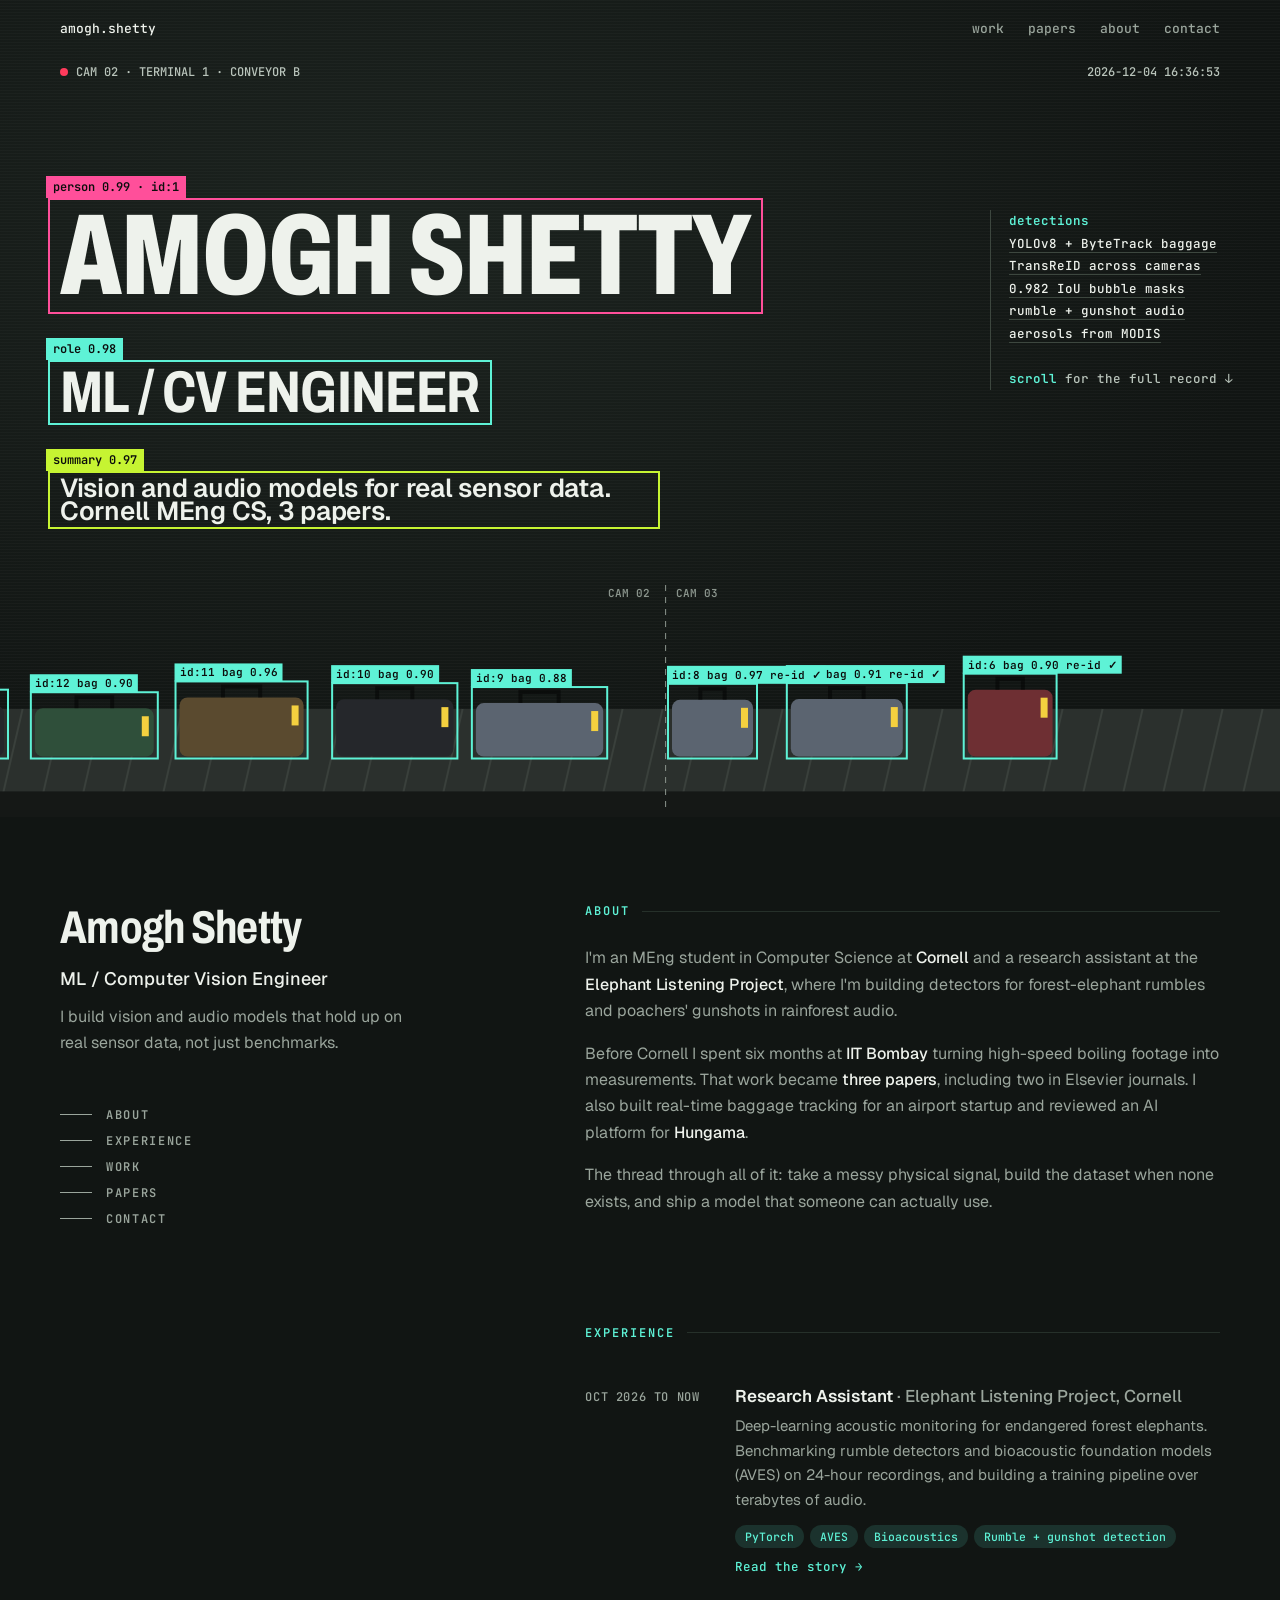
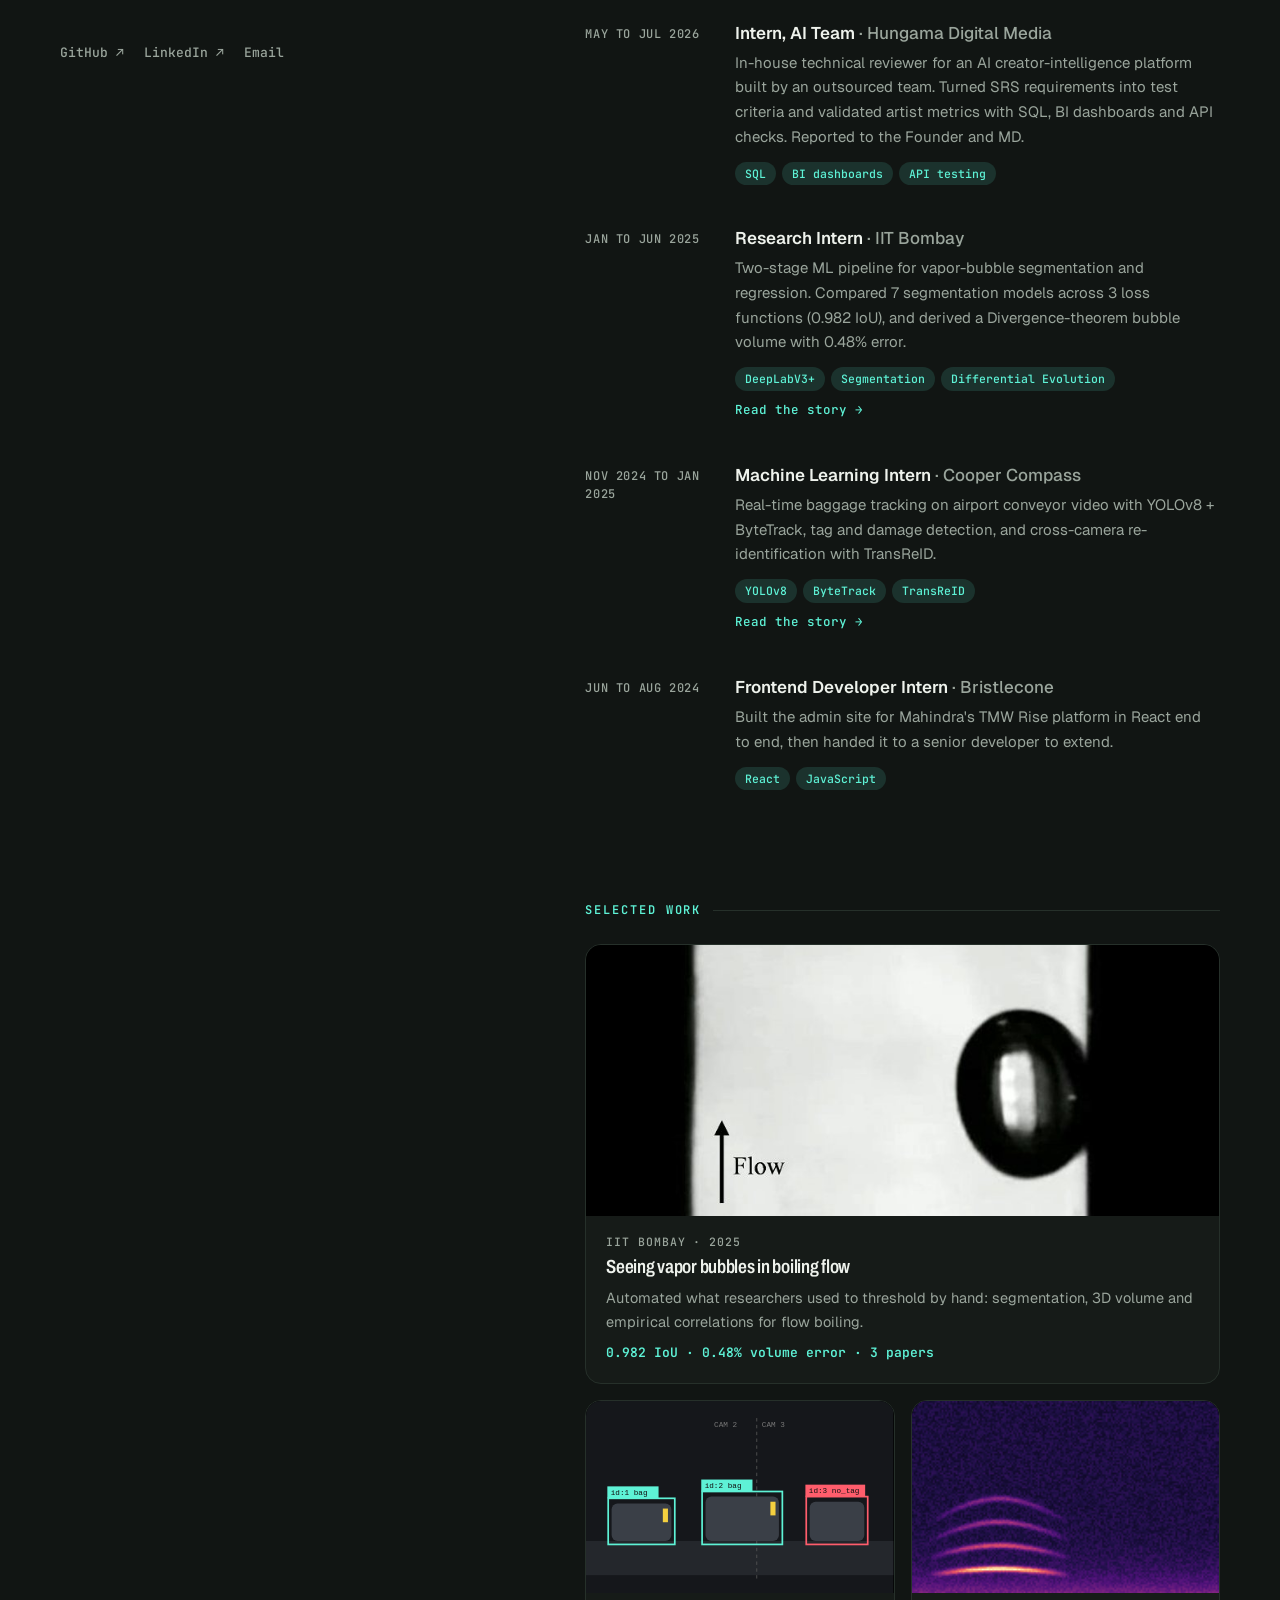
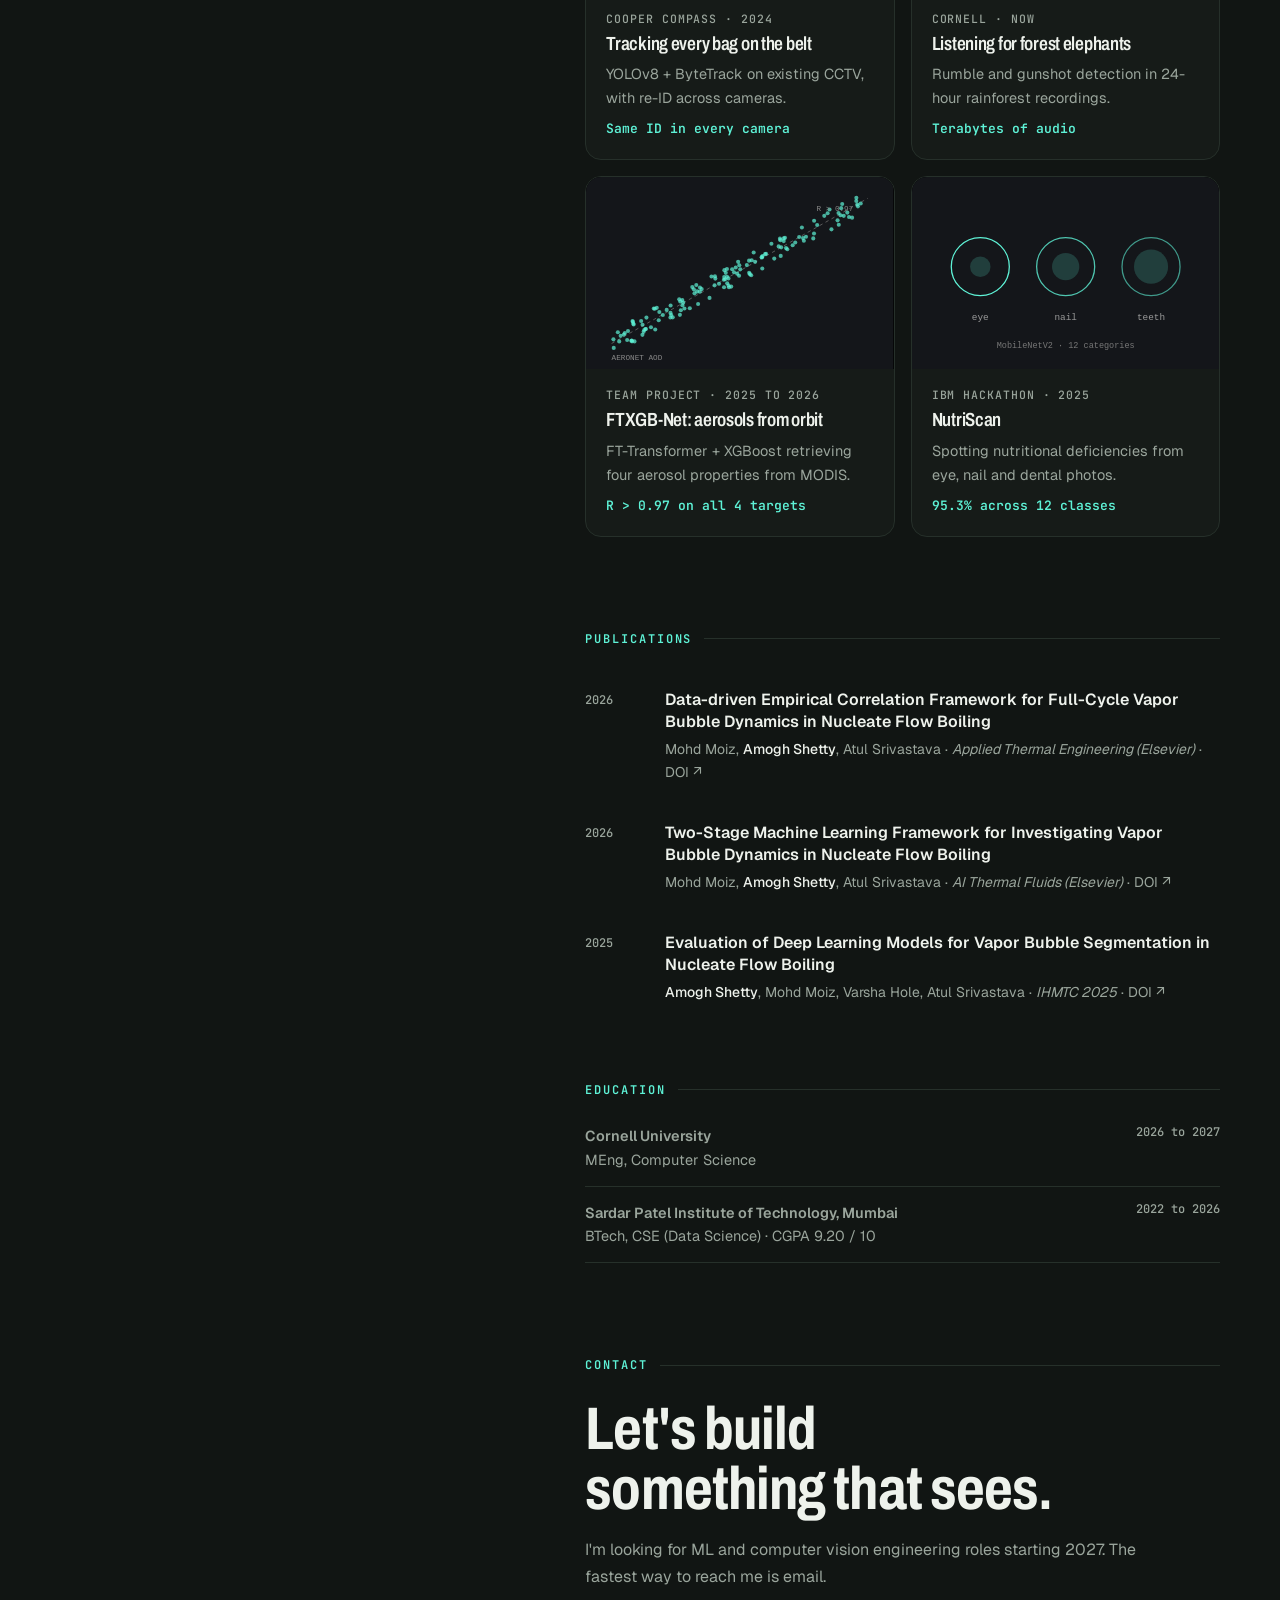
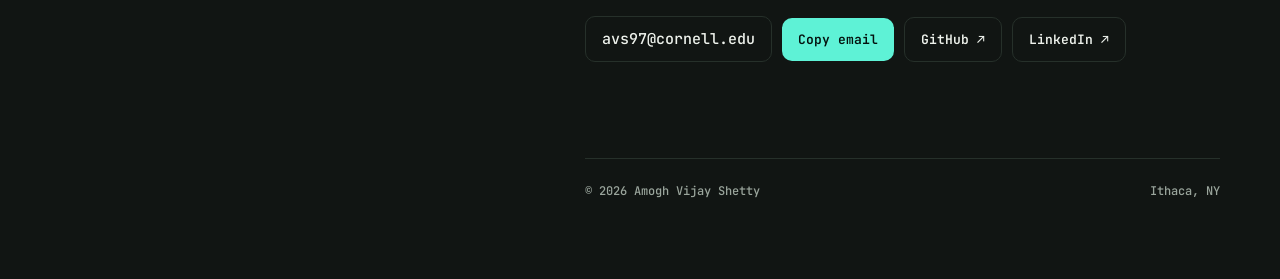
<file: index.html>
<!doctype html>
<html lang="en"><head>
<meta charset="utf-8"><meta name="viewport" content="width=device-width,initial-scale=1,viewport-fit=cover">
<title>Amogh Shetty · ML / CV Engineer</title>
<meta name="description" content="Amogh Shetty builds computer vision and audio models for real sensor data. Cornell MEng CS, 3 papers.">
<meta property="og:title" content="Amogh Shetty · ML / CV Engineer">
<meta property="og:description" content="Vision and audio models for real sensor data: baggage tracking, boiling bubbles, elephant rumbles, aerosols from orbit.">
<link rel="icon" href="data:image/svg+xml,%3Csvg xmlns=%27http://www.w3.org/2000/svg%27 viewBox=%270 0 32 32%27%3E%3Crect width=%2732%27 height=%2732%27 rx=%277%27 fill=%27%23111513%27/%3E%3Crect x=%277%27 y=%279%27 width=%2718%27 height=%2716%27 fill=%27none%27 stroke=%27%235ef2d6%27 stroke-width=%272.5%27/%3E%3Crect x=%277%27 y=%275%27 width=%2711%27 height=%275%27 fill=%27%235ef2d6%27/%3E%3C/svg%3E">
<meta property="og:url" content="https://amoghshetty7436.github.io/">
<link rel="canonical" href="https://amoghshetty7436.github.io/">
<link rel="preconnect" href="https://fonts.googleapis.com">
<link rel="stylesheet" href="https://fonts.googleapis.com/css2?family=Archivo:wdth,wght@62..125,400..900&family=Geist:wght@300..700&family=JetBrains+Mono:wght@400;500;600&display=swap">
<link rel="stylesheet" href="shared/site.css">
<style>
/* HUD: the page seen through a detector. CCTV green-grey, YOLO cyan / magenta / lime boxes. */
:root{
  --bg:#111513; --bg2:#161b18; --fg:#eef2ec; --muted:#9aa59c; --line:#26302a;
  --accent:#5ef2d6; --accent-ink:#04110e; --hl:rgba(94,242,214,.05);
  --pink:#ff4f9a; --lime:#c6f432;
  --display:"Archivo",system-ui,sans-serif; --body:"Geist",system-ui,sans-serif; --mono:"JetBrains Mono",ui-monospace,monospace;
}
.rail .name,.contact h3:not(.sec-label),.card h4{font-stretch:78%;letter-spacing:-.015em}
.hero{--beltH:clamp(170px,28vh,240px);background:radial-gradient(ellipse at 30% 30%,#1c231f,var(--bg) 70%);padding-bottom:var(--beltH)}
.hero .grain{position:absolute;inset:0;background:repeating-linear-gradient(0deg,rgba(255,255,255,.022) 0 1px,transparent 1px 3px);pointer-events:none;z-index:1}
.hero .meta{position:absolute;z-index:3;left:0;right:0;top:calc(64px + env(safe-area-inset-top,0px))}
.hero .meta .container{display:flex;justify-content:space-between;gap:12px;font:500 12px var(--mono);color:#b9c4bb}
.rec::before{content:"";display:inline-block;width:8px;height:8px;border-radius:50%;background:#ff3b5c;margin-right:8px;animation:blink 1.2s steps(2) infinite}
@keyframes blink{50%{opacity:0}}
.hero .lines{position:relative;z-index:3;padding-top:clamp(140px,22vh,200px);padding-bottom:48px}
.hero .lines .container{display:grid;gap:clamp(38px,3.6vw,46px);justify-items:start}
.w{position:relative;font:800 clamp(52px,9vw,124px)/.9 var(--display);font-stretch:68%;text-transform:uppercase;letter-spacing:-.01em;padding:6px 12px;margin:0 0 0 -12px}
.w.md{font-size:clamp(30px,4.6vw,60px);font-weight:700;font-stretch:76%}
.w.sm{max-width:34ch;font-size:clamp(18px,2.2vw,26px);font-weight:600;font-stretch:90%;text-transform:none;font-family:var(--body)}
.w::after{content:"";position:absolute;inset:0;border:2px solid var(--c);animation:jit 2.6s ease-in-out infinite;animation-delay:calc(var(--d,0s) * -3)}
.w::before{content:attr(data-l);position:absolute;left:-2px;bottom:100%;font:600 12px/1 var(--mono);letter-spacing:0;text-transform:none;background:var(--c);color:#0b0d0c;padding:5px 7px;white-space:nowrap;font-stretch:100%;animation:pop .3s both;animation-delay:calc(var(--d,0s) + .5s)}
@keyframes pop{from{transform:translateY(4px)}to{transform:none}}
@keyframes jit{0%,100%{transform:translate(0,0)}33%{transform:translate(2px,-1px) scale(1.004,.994)}66%{transform:translate(-1px,1px) scale(.997,1.005)}}
.hero .side{position:absolute;z-index:3;right:max(20px,env(safe-area-inset-right,0px));top:clamp(150px,24vh,210px);width:270px;font:500 12.5px/1.8 var(--mono);color:#b9c4bb;border-left:1px solid #3d473f;padding-left:18px}
.hero .side b{color:var(--accent);font-weight:600}
.hero .side a{color:var(--fg);border-bottom:1px solid #3d473f}
.hero .side a:hover{color:var(--accent);border-color:var(--accent)}
.hero .belt{position:absolute;z-index:2;left:0;right:0;bottom:0;width:100%;height:var(--beltH)}
.cursor-box{position:absolute;z-index:4;width:84px;height:84px;border:2px solid var(--lime);pointer-events:none;opacity:0;transition:opacity .2s;transform:translate(-50%,-50%)}
.cursor-box::before{content:"cursor 0.99";position:absolute;left:-2px;bottom:100%;background:var(--lime);color:#0b0d0c;font:600 11px/1 var(--mono);padding:4px 6px;white-space:nowrap}
.hero:hover .cursor-box{opacity:1}
@media (hover:none){.cursor-box{display:none}}
@media (max-width:980px){.hero .side{display:none}}
@media (max-width:560px){.hero .meta .container span+span{display:none}.hero{min-height:max(620px,90svh)}}
</style>
</head><body>

<header class="hero" id="top">
  <div class="grain"></div>
  <div class="topbar"><div class="container"><a class="brand" href="#top">amogh.shetty</a>
    <nav aria-label="Main"><a href="#work">work</a><a href="#papers">papers</a><a class="opt" href="#about">about</a><a href="#contact">contact</a></nav></div></div>
  <div class="meta"><div class="container"><span class="rec">CAM 02 · TERMINAL 1 · CONVEYOR B</span><span id="ts">2026-10-22 00:00:00</span></div></div>
  <div class="lines"><div class="container">
    <h1 class="w" style="--c:var(--pink);--d:.1s" data-l="person 0.99 · id:1">Amogh Shetty</h1>
    <div class="w md" style="--c:var(--accent);--d:.35s" data-l="role 0.98">ML / CV Engineer</div>
    <p class="w sm" style="--c:var(--lime);--d:.6s" data-l="summary 0.97">Vision and audio models for real sensor data. Cornell MEng CS, 3 papers.</p>
  </div></div>
  <div class="side" aria-label="Highlights"><b>detections</b><br>
    <a href="work/cooper.html">YOLOv8 + ByteTrack baggage</a><br>
    <a href="work/cooper.html">TransReID across cameras</a><br>
    <a href="work/iitb.html">0.982 IoU bubble masks</a><br>
    <a href="work/elp.html">rumble + gunshot audio</a><br>
    <a href="work/ftxgb.html">aerosols from MODIS</a><br><br>
    <b>scroll</b> for the full record ↓</div>
  <canvas class="belt" id="belt" aria-hidden="true"></canvas>
  <div class="cursor-box" id="cur" aria-hidden="true"></div>
</header>

<div id="body"></div>


<script src="shared/signal.js"></script>
<script src="shared/conveyor.js"></script>
<script src="shared/content.js"></script>
<script>
(function(){
  new Conveyor(document.getElementById('belt'),{ok:'#5ef2d6',bad:'#ff4f6a',font:'600 11px "JetBrains Mono",monospace'});
  const ts=document.getElementById('ts');
  const fmt=()=>{const d=new Date(),p=n=>String(n).padStart(2,'0');ts.textContent=`${d.getFullYear()}-${p(d.getMonth()+1)}-${p(d.getDate())} ${d.toTimeString().slice(0,8)}`};
  fmt();setInterval(fmt,1000);
  const hero=document.querySelector('.hero'),cur=document.getElementById('cur');
  hero.addEventListener('pointermove',e=>{const r=hero.getBoundingClientRect();cur.style.left=(e.clientX-r.left)+'px';cur.style.top=(e.clientY-r.top)+'px'});
})();
</script>
</body></html>
</file>
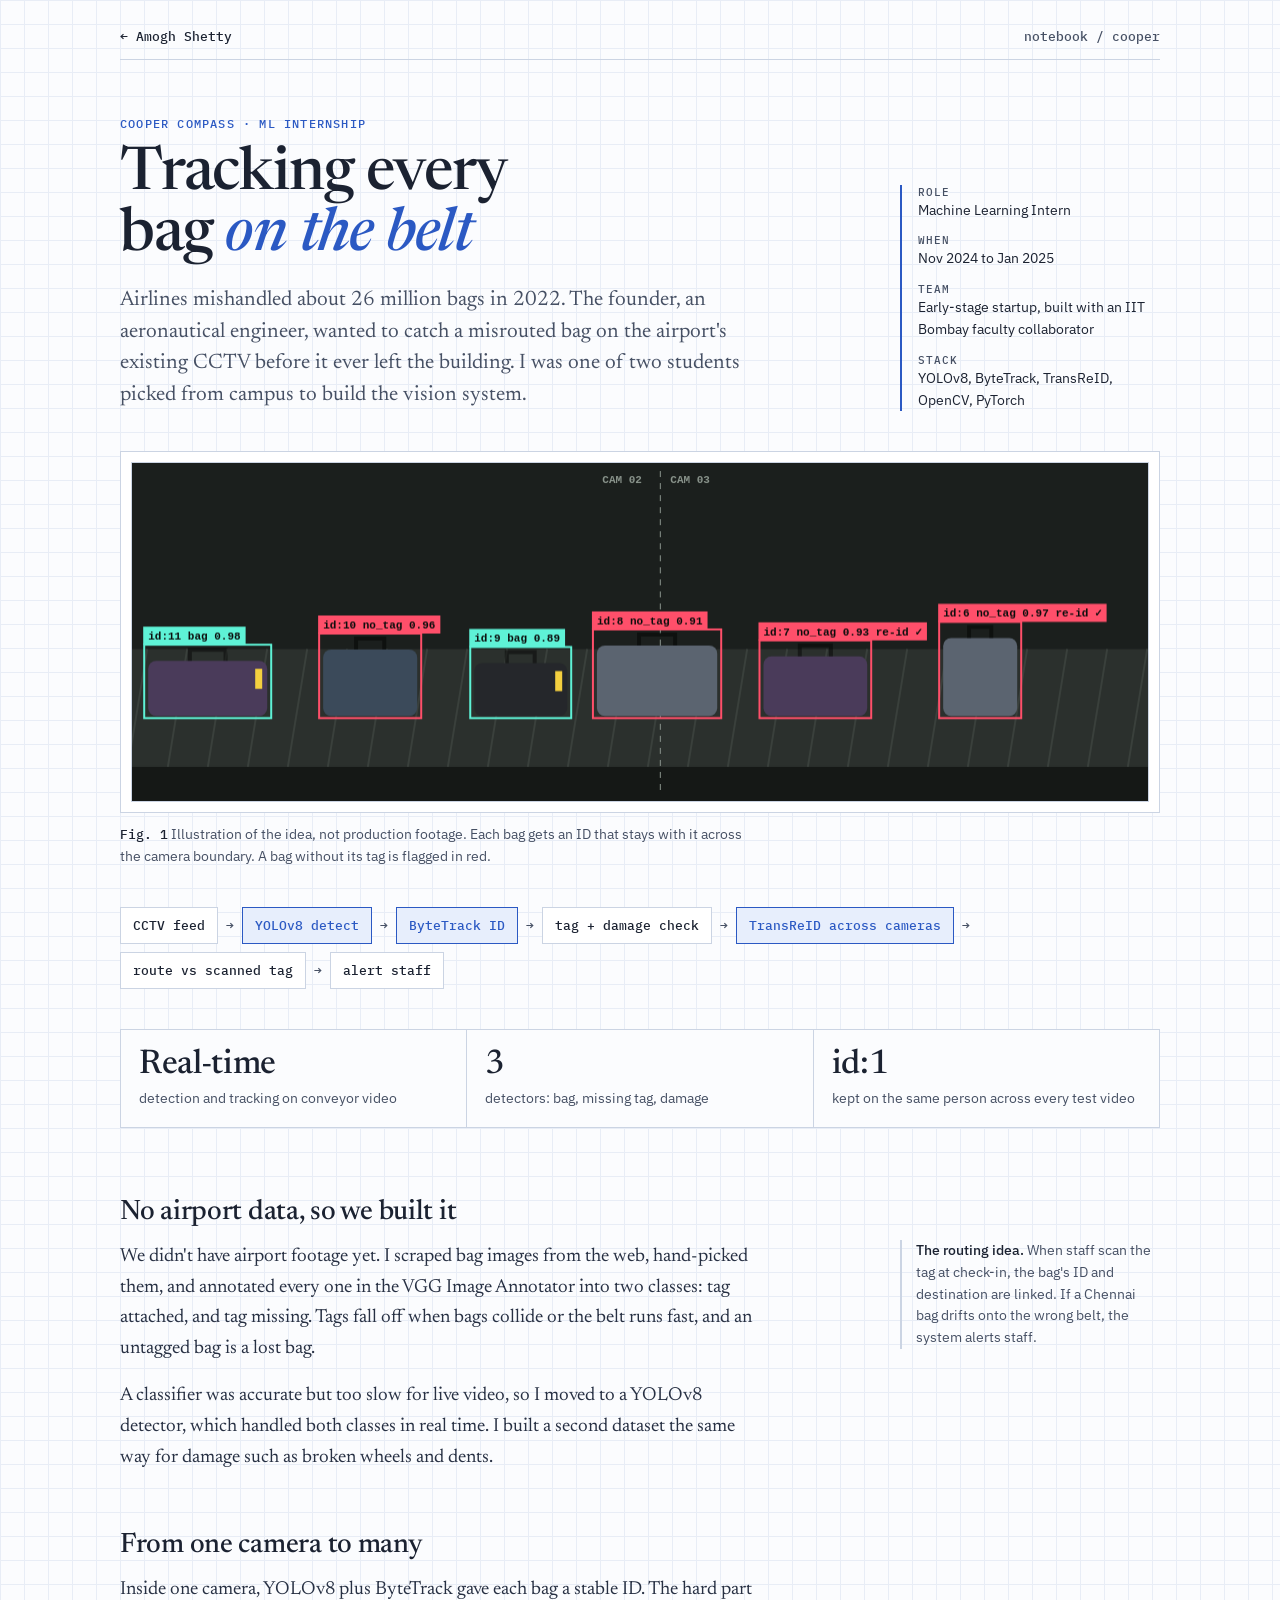
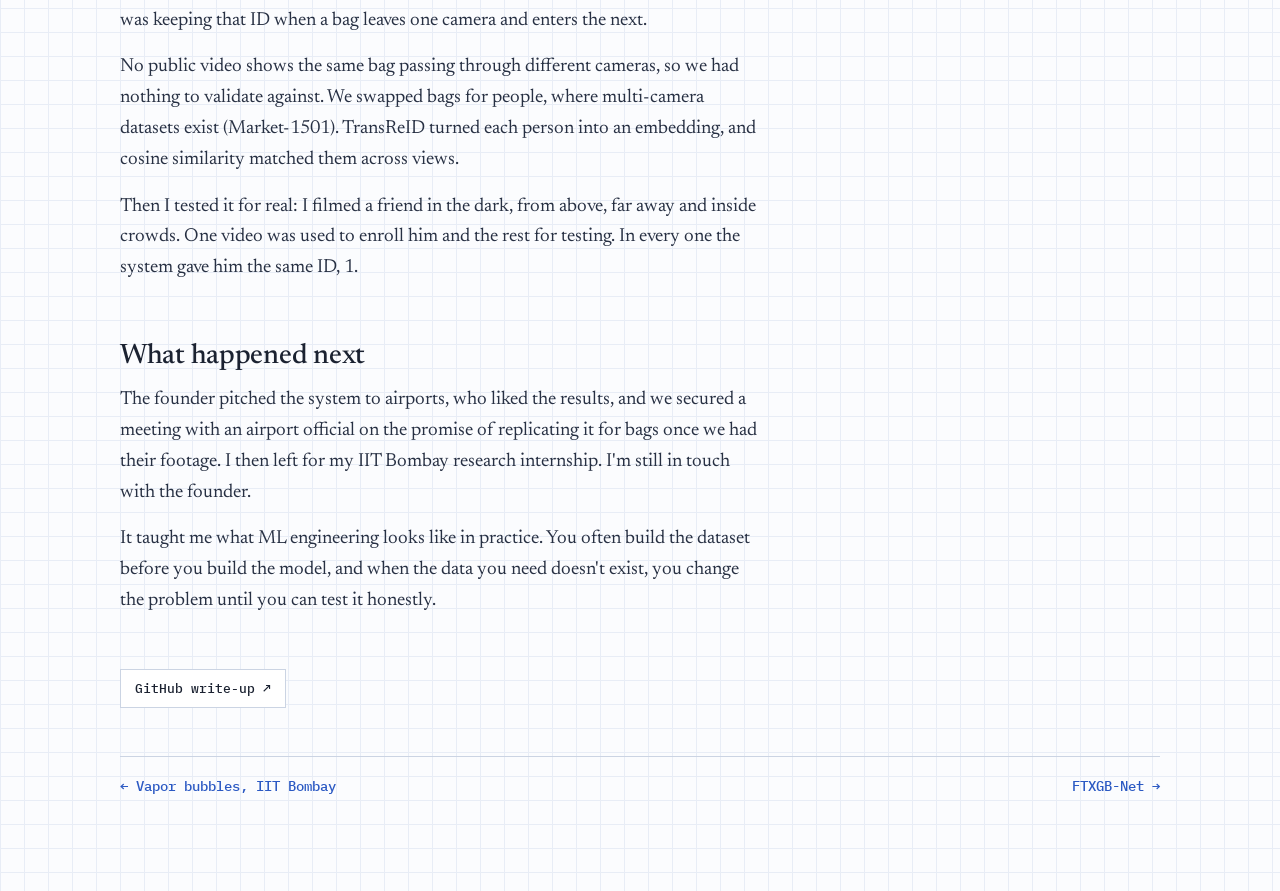
<file: work/cooper.html>
<!doctype html>
<html lang="en"><head>
<meta charset="utf-8"><meta name="viewport" content="width=device-width,initial-scale=1,viewport-fit=cover">
<title>Baggage tracking · Amogh Shetty</title>
<meta name="description" content="Real-time airport baggage tracking and cross-camera re-identification at Cooper Compass.">
<link rel="icon" href="data:image/svg+xml,%3Csvg xmlns=%27http://www.w3.org/2000/svg%27 viewBox=%270 0 32 32%27%3E%3Crect width=%2732%27 height=%2732%27 rx=%277%27 fill=%27%23111513%27/%3E%3Crect x=%277%27 y=%279%27 width=%2718%27 height=%2716%27 fill=%27none%27 stroke=%27%235ef2d6%27 stroke-width=%272.5%27/%3E%3Crect x=%277%27 y=%275%27 width=%2711%27 height=%275%27 fill=%27%235ef2d6%27/%3E%3C/svg%3E">
<link rel="preconnect" href="https://fonts.googleapis.com">
<link rel="stylesheet" href="https://fonts.googleapis.com/css2?family=IBM+Plex+Mono:wght@400;500&family=IBM+Plex+Sans:wght@400;500&family=Newsreader:ital,opsz,wght@0,6..72,400..600;1,6..72,400&display=swap">
<link rel="stylesheet" href="../shared/story.css">
</head><body><div class="page">
<div class="top"><a id="back" href="../#work">← Amogh Shetty</a><span class="run">notebook / cooper</span></div>
<header class="h"><div><div class="k">Cooper Compass · ML internship</div><h1>Tracking every bag <i>on the belt</i></h1><p class="dek">Airlines mishandled about 26 million bags in 2022. The founder, an aeronautical engineer, wanted to catch a misrouted bag on the airport's existing CCTV before it ever left the building. I was one of two students picked from campus to build the vision system.</p></div><div class="facts"><div><b>Role</b>Machine Learning Intern</div><div><b>When</b>Nov 2024 to Jan 2025</div><div><b>Team</b>Early-stage startup, built with an IIT Bombay faculty collaborator</div><div><b>Stack</b>YOLOv8, ByteTrack, TransReID, OpenCV, PyTorch</div></div></header><figure><div class="frame"><div class="spec" style="background:#1b1f1d"><canvas id="belt"></canvas></div></div><figcaption><b>Fig. 1</b> Illustration of the idea, not production footage. Each bag gets an ID that stays with it across the camera boundary. A bag without its tag is flagged in red.</figcaption></figure><div class="pipe"><span>CCTV feed</span><i>→</i><span class="hi">YOLOv8 detect</span><i>→</i><span class="hi">ByteTrack ID</span><i>→</i><span>tag + damage check</span><i>→</i><span class="hi">TransReID across cameras</span><i>→</i><span>route vs scanned tag</span><i>→</i><span>alert staff</span></div><div class="nums"><div><strong>Real-time</strong><span>detection and tracking on conveyor video</span></div><div><strong>3</strong><span>detectors: bag, missing tag, damage</span></div><div><strong>id:1</strong><span>kept on the same person across every test video</span></div></div><div class="row"><div><h2>No airport data, so we built it</h2><p>We didn't have airport footage yet. I scraped bag images from the web, hand-picked them, and annotated every one in the VGG Image Annotator into two classes: tag attached, and tag missing. Tags fall off when bags collide or the belt runs fast, and an untagged bag is a lost bag.</p><p>A classifier was accurate but too slow for live video, so I moved to a YOLOv8 detector, which handled both classes in real time. I built a second dataset the same way for damage such as broken wheels and dents.</p></div><aside class=note><b>The routing idea.</b> When staff scan the tag at check-in, the bag's ID and destination are linked. If a Chennai bag drifts onto the wrong belt, the system alerts staff.</aside></div><div class="row"><div><h2>From one camera to many</h2><p>Inside one camera, YOLOv8 plus ByteTrack gave each bag a stable ID. The hard part was keeping that ID when a bag leaves one camera and enters the next.</p><p>No public video shows the same bag passing through different cameras, so we had nothing to validate against. We swapped bags for people, where multi-camera datasets exist (Market-1501). TransReID turned each person into an embedding, and cosine similarity matched them across views.</p><p>Then I tested it for real: I filmed a friend in the dark, from above, far away and inside crowds. One video was used to enroll him and the rest for testing. In every one the system gave him the same ID, 1.</p></div><div></div></div><div class="row"><div><h2>What happened next</h2><p>The founder pitched the system to airports, who liked the results, and we secured a meeting with an airport official on the promise of replicating it for bags once we had their footage. I then left for my IIT Bombay research internship. I'm still in touch with the founder.</p><p>It taught me what ML engineering looks like in practice. You often build the dataset before you build the model, and when the data you need doesn't exist, you change the problem until you can test it honestly.</p></div><div></div></div><div class="row"><div><div class="links"><a href="https://github.com/amoghshetty7436/baggage-tracking-reid" target="_blank" rel="noopener">GitHub write-up ↗</a></div></div><div></div></div><script src="../shared/conveyor.js"></script><script>new Conveyor(document.getElementById('belt'),{speed:1.2});</script><div class="next"><a href="iitb.html">← Vapor bubbles, IIT Bombay</a><a href="ftxgb.html">FTXGB-Net →</a></div>
</div>
</body></html>
</file>
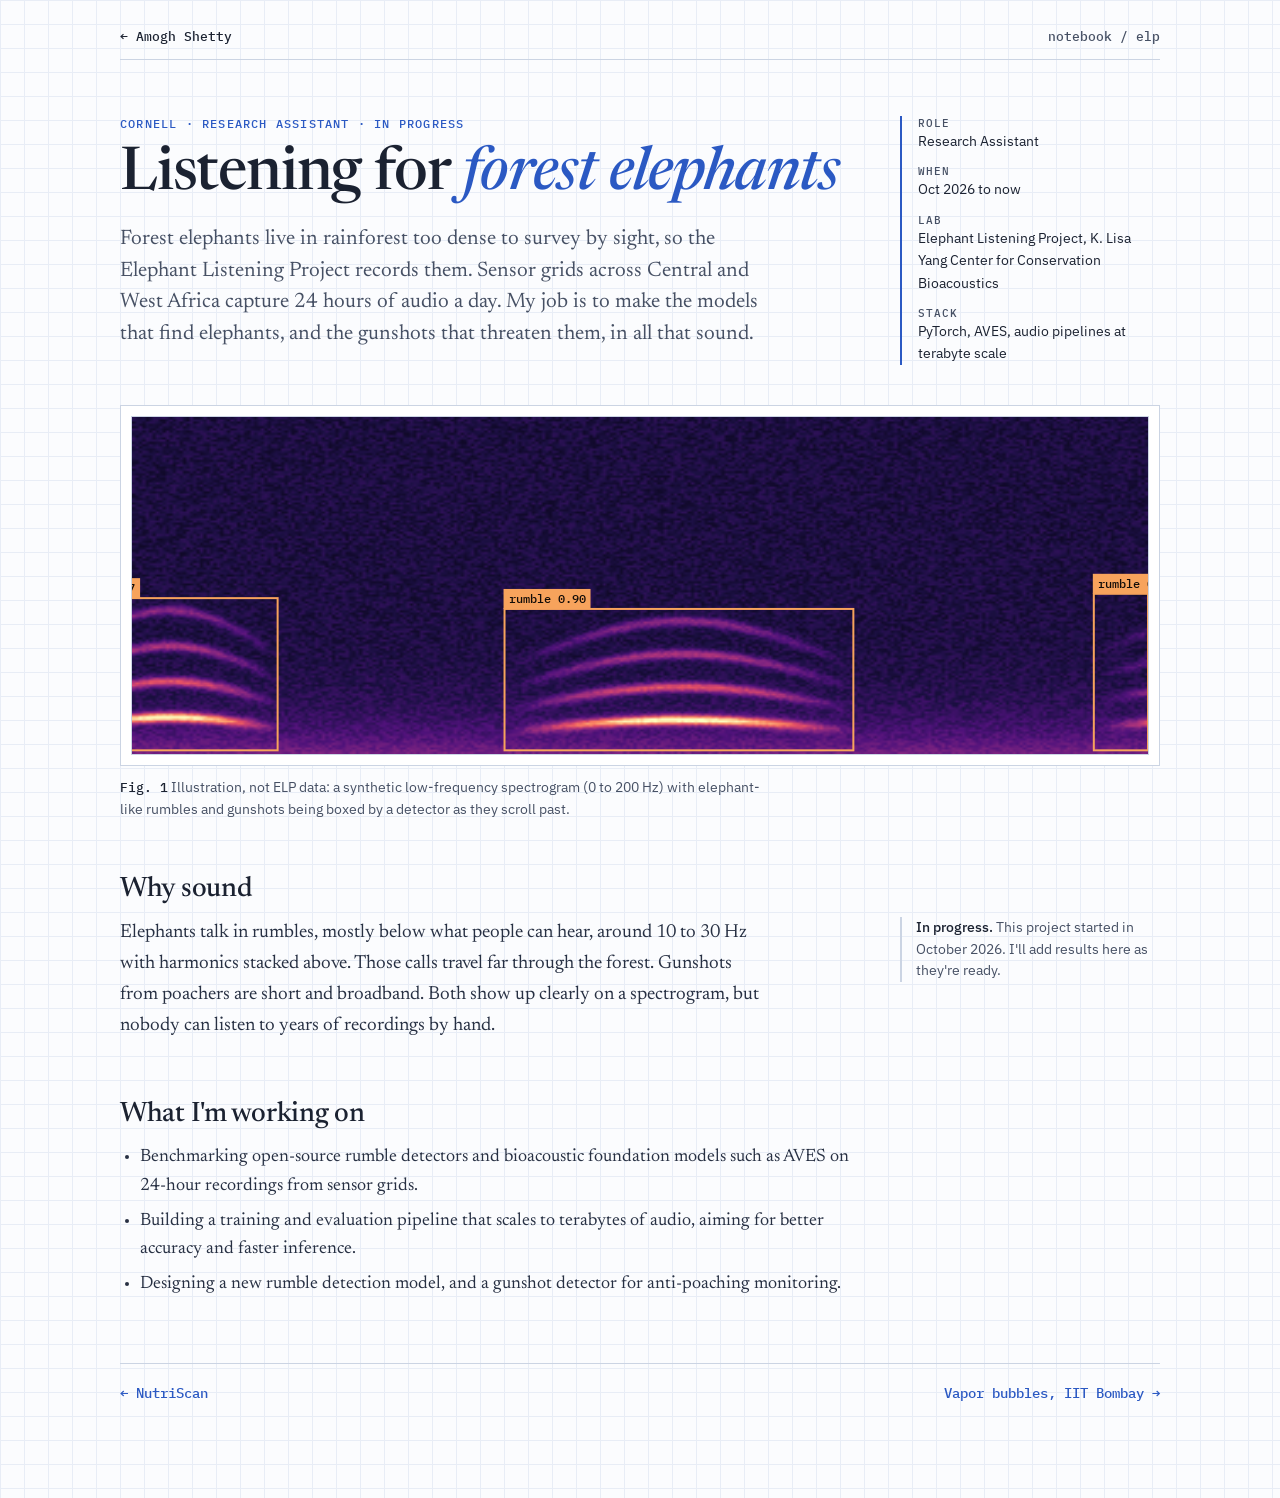
<file: work/elp.html>
<!doctype html>
<html lang="en"><head>
<meta charset="utf-8"><meta name="viewport" content="width=device-width,initial-scale=1,viewport-fit=cover">
<title>Elephant Listening Project · Amogh Shetty</title>
<meta name="description" content="Deep-learning acoustic monitoring for forest elephants at Cornell's Elephant Listening Project.">
<link rel="icon" href="data:image/svg+xml,%3Csvg xmlns=%27http://www.w3.org/2000/svg%27 viewBox=%270 0 32 32%27%3E%3Crect width=%2732%27 height=%2732%27 rx=%277%27 fill=%27%23111513%27/%3E%3Crect x=%277%27 y=%279%27 width=%2718%27 height=%2716%27 fill=%27none%27 stroke=%27%235ef2d6%27 stroke-width=%272.5%27/%3E%3Crect x=%277%27 y=%275%27 width=%2711%27 height=%275%27 fill=%27%235ef2d6%27/%3E%3C/svg%3E">
<link rel="preconnect" href="https://fonts.googleapis.com">
<link rel="stylesheet" href="https://fonts.googleapis.com/css2?family=IBM+Plex+Mono:wght@400;500&family=IBM+Plex+Sans:wght@400;500&family=Newsreader:ital,opsz,wght@0,6..72,400..600;1,6..72,400&display=swap">
<link rel="stylesheet" href="../shared/story.css">
</head><body><div class="page">
<div class="top"><a id="back" href="../#work">← Amogh Shetty</a><span class="run">notebook / elp</span></div>
<header class="h"><div><div class="k">Cornell · Research assistant · in progress</div><h1>Listening for <i>forest elephants</i></h1><p class="dek">Forest elephants live in rainforest too dense to survey by sight, so the Elephant Listening Project records them. Sensor grids across Central and West Africa capture 24 hours of audio a day. My job is to make the models that find elephants, and the gunshots that threaten them, in all that sound.</p></div><div class="facts"><div><b>Role</b>Research Assistant</div><div><b>When</b>Oct 2026 to now</div><div><b>Lab</b>Elephant Listening Project, K. Lisa Yang Center for Conservation Bioacoustics</div><div><b>Stack</b>PyTorch, AVES, audio pipelines at terabyte scale</div></div></header><figure><div class="frame"><div class="spec"><canvas id="sp"></canvas><canvas id="spo"></canvas></div></div><figcaption><b>Fig. 1</b> Illustration, not ELP data: a synthetic low-frequency spectrogram (0 to 200 Hz) with elephant-like rumbles and gunshots being boxed by a detector as they scroll past.</figcaption></figure><div class="row"><div><h2>Why sound</h2><p>Elephants talk in rumbles, mostly below what people can hear, around 10 to 30 Hz with harmonics stacked above. Those calls travel far through the forest. Gunshots from poachers are short and broadband. Both show up clearly on a spectrogram, but nobody can listen to years of recordings by hand.</p></div><aside class=note><b>In progress.</b> This project started in October 2026. I'll add results here as they're ready.</aside></div><div class="row"><div><h2>What I'm working on</h2><ul><li>Benchmarking open-source rumble detectors and bioacoustic foundation models such as AVES on 24-hour recordings from sensor grids.</li><li>Building a training and evaluation pipeline that scales to terabytes of audio, aiming for better accuracy and faster inference.</li><li>Designing a new rumble detection model, and a gunshot detector for anti-poaching monitoring.</li></ul></div><div></div></div><script src="../shared/signal.js"></script><script>new Spectro(document.getElementById('sp'),document.getElementById('spo'),{cols:300,bins:150,colors:{rumble:'#f7a35c',gunshot:'#ff5d5d',ink:'#120c08'},font:'500 12px "IBM Plex Mono",monospace'});</script><div class="next"><a href="nutriscan.html">← NutriScan</a><a href="iitb.html">Vapor bubbles, IIT Bombay →</a></div>
</div>
</body></html>
</file>
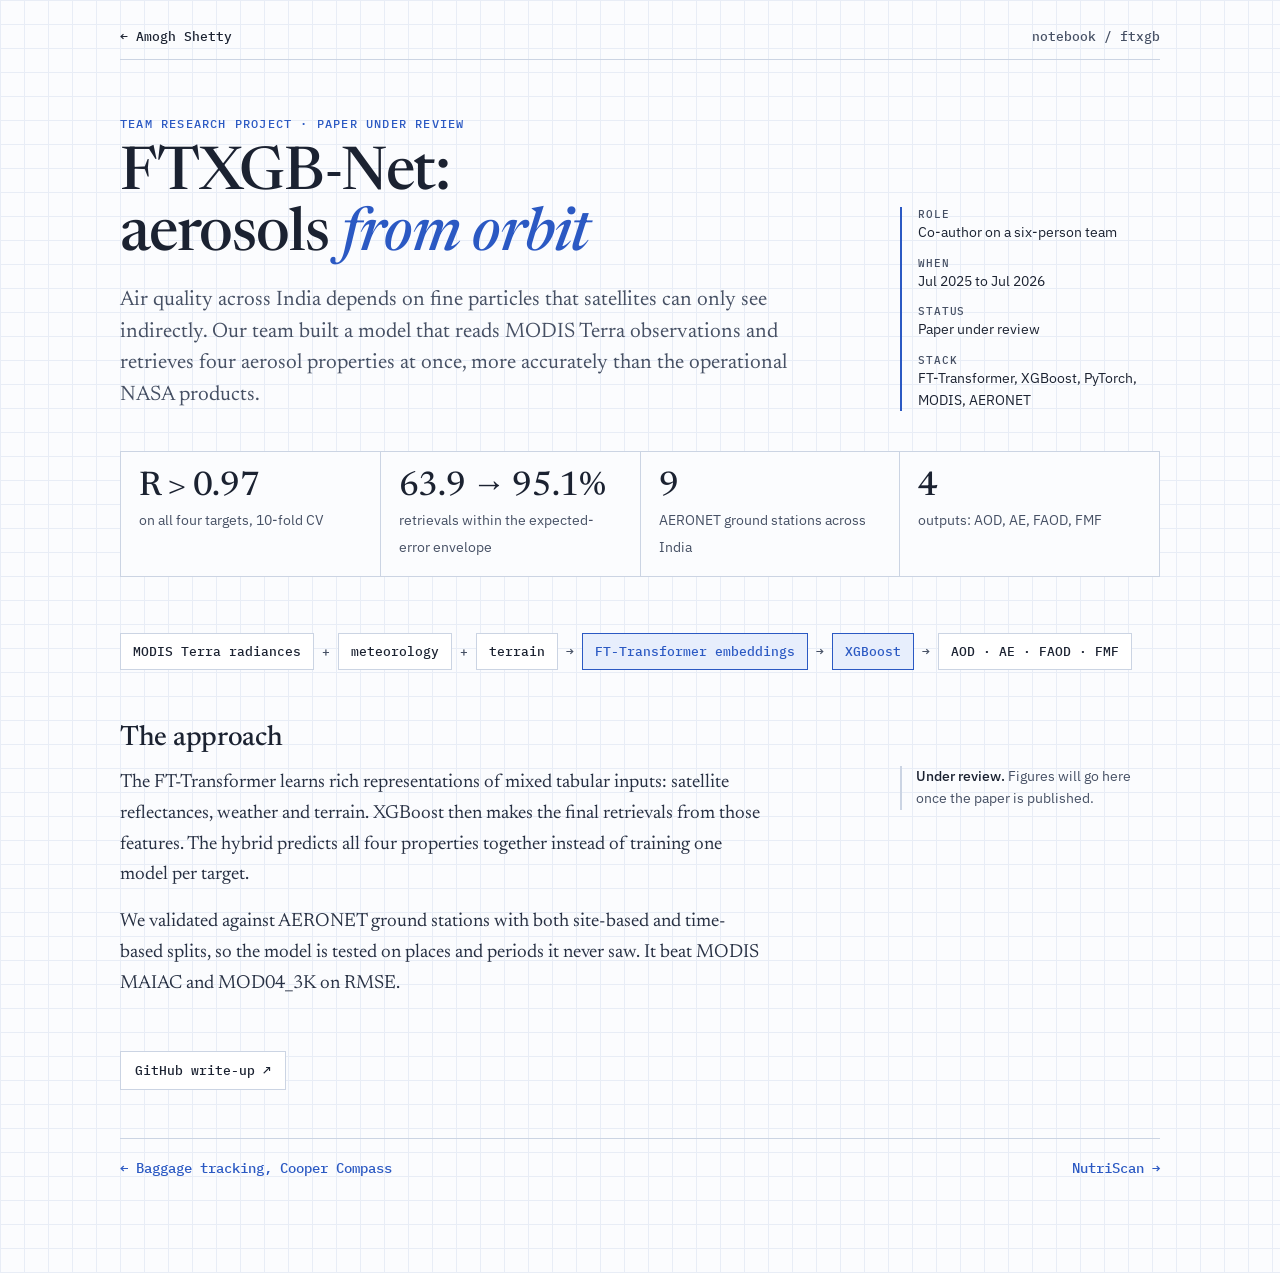
<file: work/ftxgb.html>
<!doctype html>
<html lang="en"><head>
<meta charset="utf-8"><meta name="viewport" content="width=device-width,initial-scale=1,viewport-fit=cover">
<title>FTXGB-Net · Amogh Shetty</title>
<meta name="description" content="Hybrid FT-Transformer and XGBoost retrieval of aerosol properties from MODIS satellite data.">
<link rel="icon" href="data:image/svg+xml,%3Csvg xmlns=%27http://www.w3.org/2000/svg%27 viewBox=%270 0 32 32%27%3E%3Crect width=%2732%27 height=%2732%27 rx=%277%27 fill=%27%23111513%27/%3E%3Crect x=%277%27 y=%279%27 width=%2718%27 height=%2716%27 fill=%27none%27 stroke=%27%235ef2d6%27 stroke-width=%272.5%27/%3E%3Crect x=%277%27 y=%275%27 width=%2711%27 height=%275%27 fill=%27%235ef2d6%27/%3E%3C/svg%3E">
<link rel="preconnect" href="https://fonts.googleapis.com">
<link rel="stylesheet" href="https://fonts.googleapis.com/css2?family=IBM+Plex+Mono:wght@400;500&family=IBM+Plex+Sans:wght@400;500&family=Newsreader:ital,opsz,wght@0,6..72,400..600;1,6..72,400&display=swap">
<link rel="stylesheet" href="../shared/story.css">
</head><body><div class="page">
<div class="top"><a id="back" href="../#work">← Amogh Shetty</a><span class="run">notebook / ftxgb</span></div>
<header class="h"><div><div class="k">Team research project · paper under review</div><h1>FTXGB-Net: aerosols <i>from orbit</i></h1><p class="dek">Air quality across India depends on fine particles that satellites can only see indirectly. Our team built a model that reads MODIS Terra observations and retrieves four aerosol properties at once, more accurately than the operational NASA products.</p></div><div class="facts"><div><b>Role</b>Co-author on a six-person team</div><div><b>When</b>Jul 2025 to Jul 2026</div><div><b>Status</b>Paper under review</div><div><b>Stack</b>FT-Transformer, XGBoost, PyTorch, MODIS, AERONET</div></div></header><div class="nums"><div><strong>R > 0.97</strong><span>on all four targets, 10-fold CV</span></div><div><strong>63.9 → 95.1%</strong><span>retrievals within the expected-error envelope</span></div><div><strong>9</strong><span>AERONET ground stations across India</span></div><div><strong>4</strong><span>outputs: AOD, AE, FAOD, FMF</span></div></div><div class="pipe"><span>MODIS Terra radiances</span><i>+</i><span>meteorology</span><i>+</i><span>terrain</span><i>→</i><span class="hi">FT-Transformer embeddings</span><i>→</i><span class="hi">XGBoost</span><i>→</i><span>AOD · AE · FAOD · FMF</span></div><div class="row"><div><h2>The approach</h2><p>The FT-Transformer learns rich representations of mixed tabular inputs: satellite reflectances, weather and terrain. XGBoost then makes the final retrievals from those features. The hybrid predicts all four properties together instead of training one model per target.</p><p>We validated against AERONET ground stations with both site-based and time-based splits, so the model is tested on places and periods it never saw. It beat MODIS MAIAC and MOD04_3K on RMSE.</p></div><aside class=note><b>Under review.</b> Figures will go here once the paper is published.</aside></div><div class="row"><div><div class="links"><a href="https://github.com/amoghshetty7436/ftxgb-net-aerosol-retrieval" target="_blank" rel="noopener">GitHub write-up ↗</a></div></div><div></div></div><div class="next"><a href="cooper.html">← Baggage tracking, Cooper Compass</a><a href="nutriscan.html">NutriScan →</a></div>
</div>
</body></html>
</file>
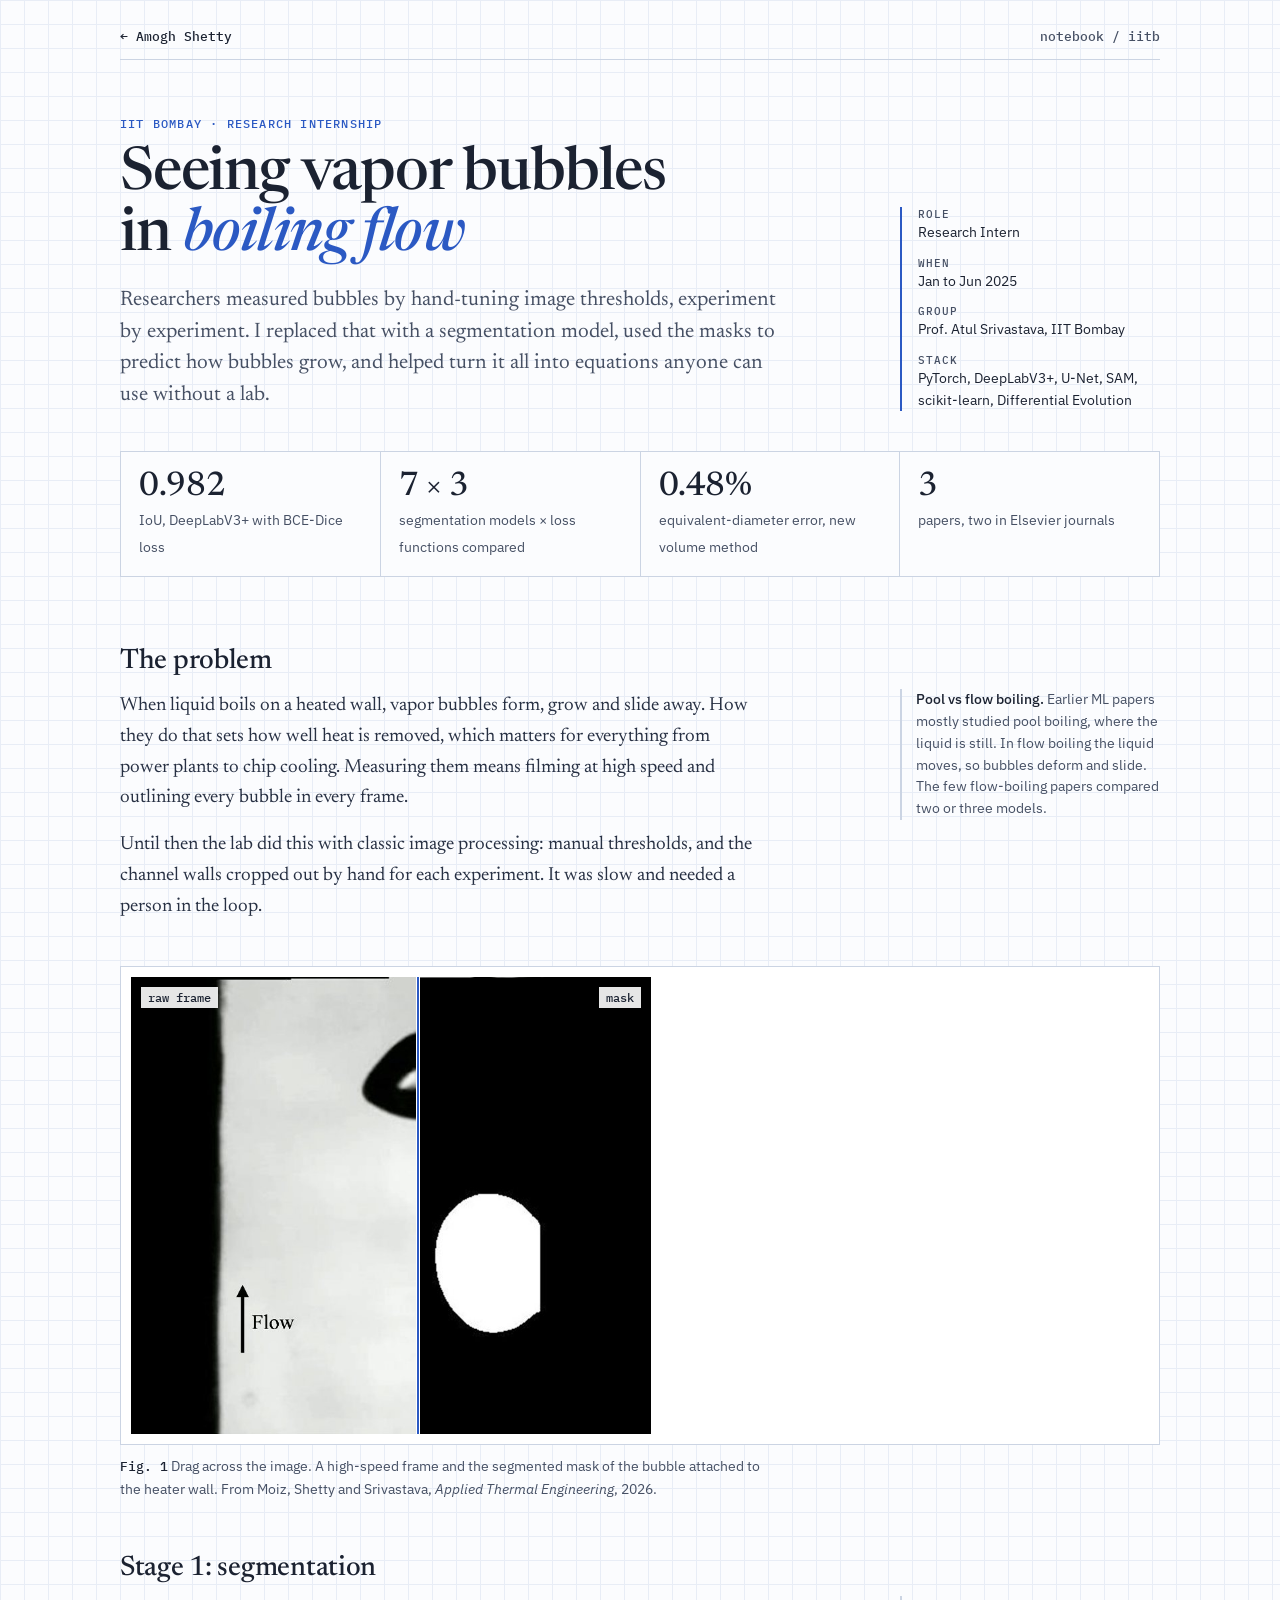
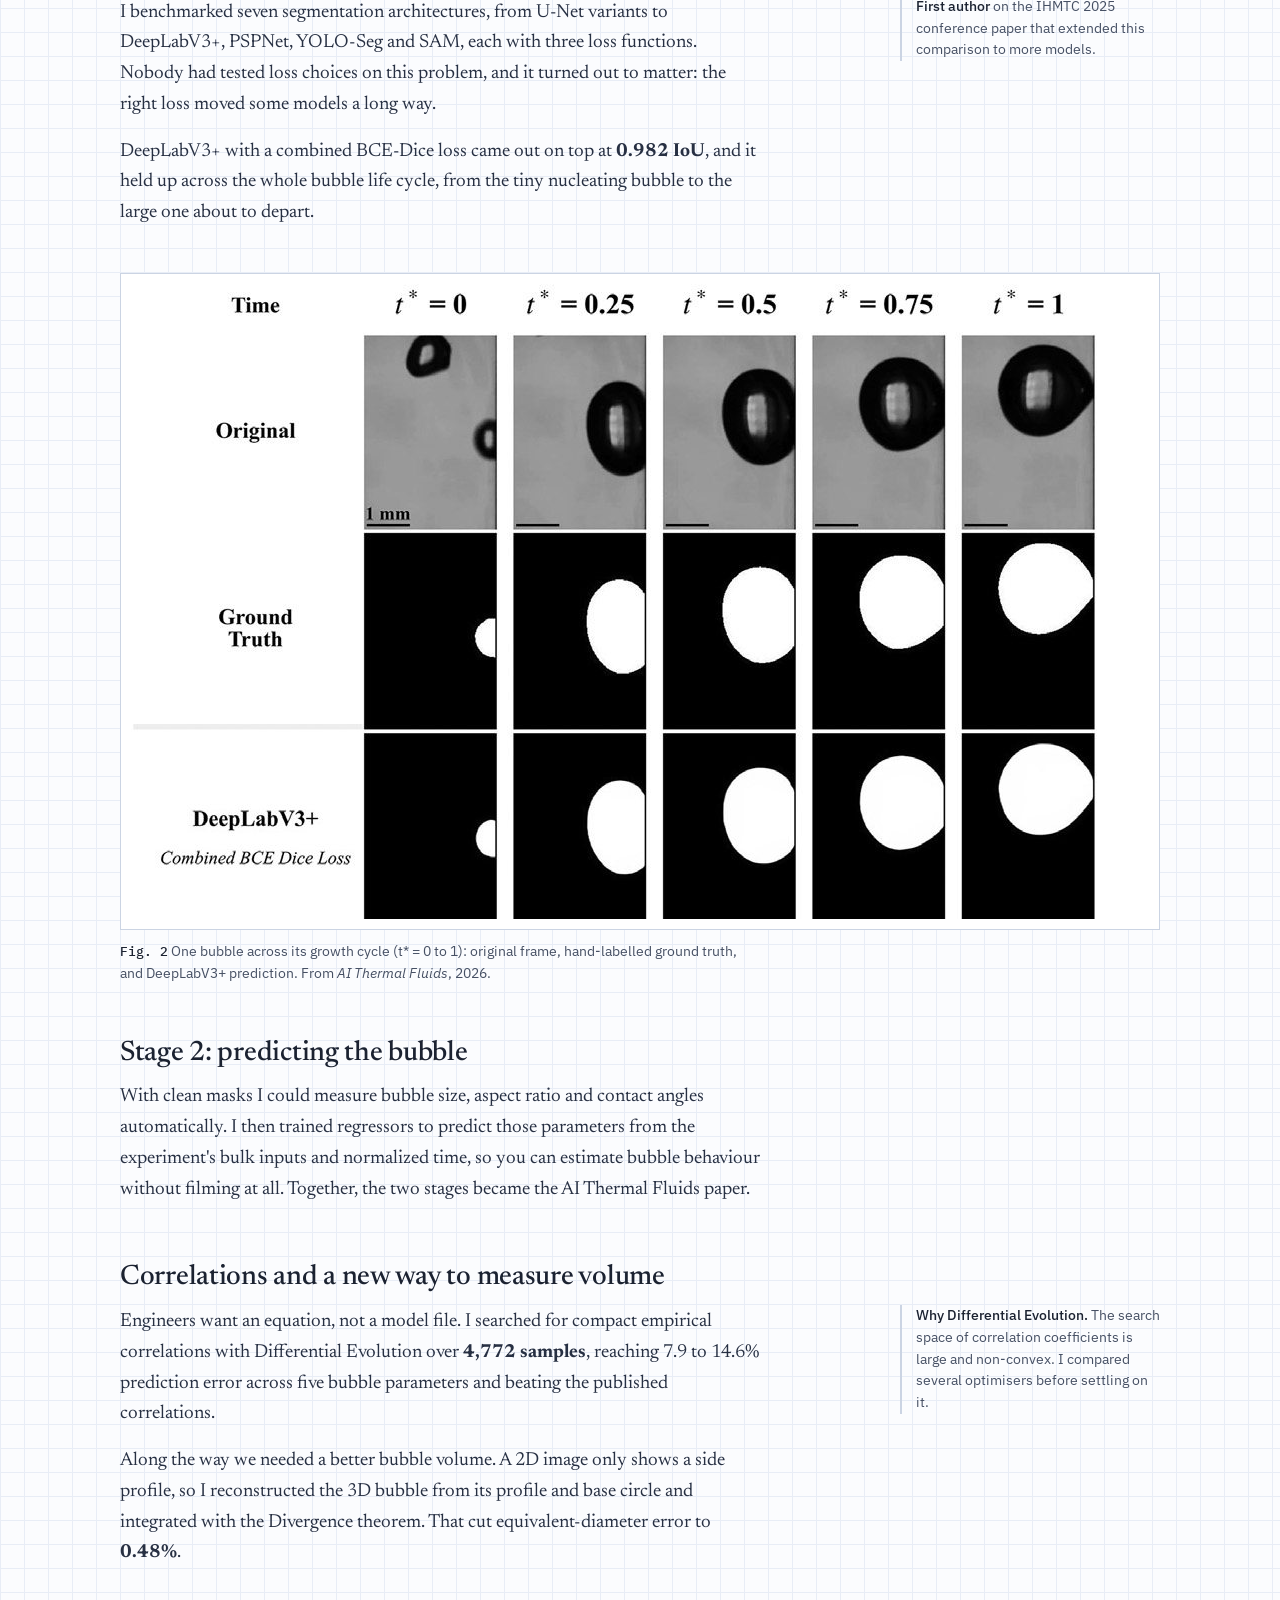
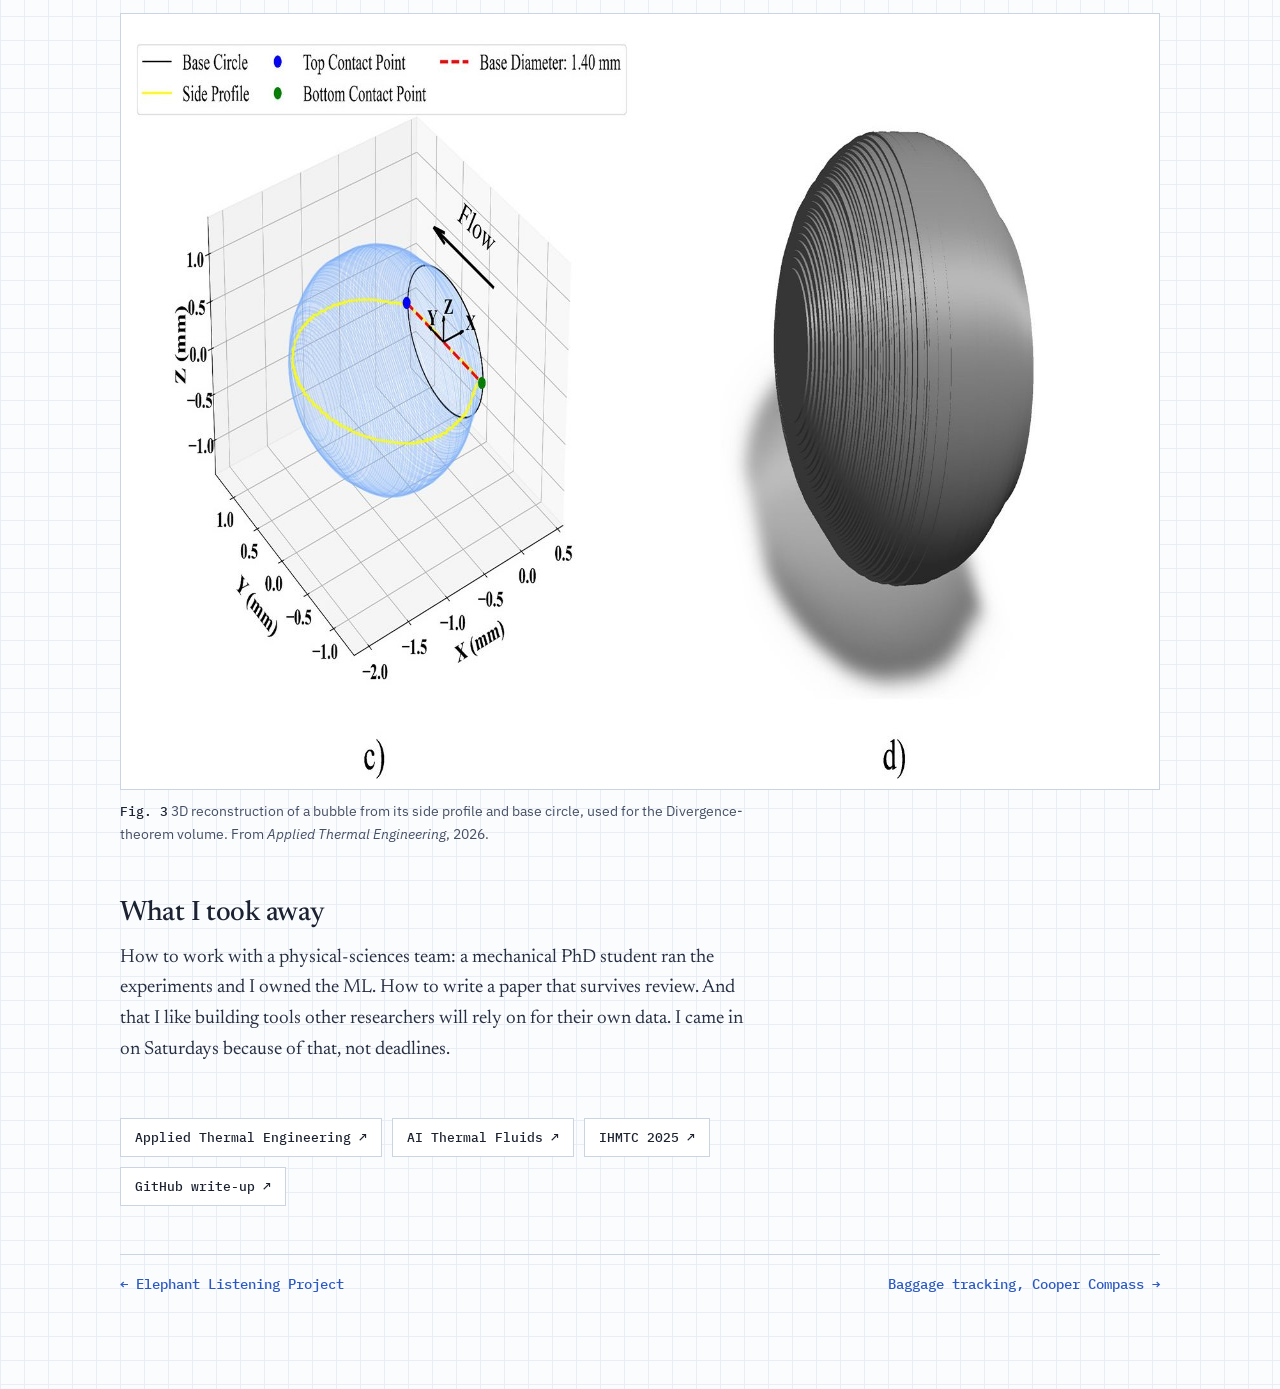
<file: work/iitb.html>
<!doctype html>
<html lang="en"><head>
<meta charset="utf-8"><meta name="viewport" content="width=device-width,initial-scale=1,viewport-fit=cover">
<title>Vapor bubbles in flow boiling · Amogh Shetty</title>
<meta name="description" content="Segmenting and modelling vapor bubbles in nucleate flow boiling at IIT Bombay.">
<link rel="icon" href="data:image/svg+xml,%3Csvg xmlns=%27http://www.w3.org/2000/svg%27 viewBox=%270 0 32 32%27%3E%3Crect width=%2732%27 height=%2732%27 rx=%277%27 fill=%27%23111513%27/%3E%3Crect x=%277%27 y=%279%27 width=%2718%27 height=%2716%27 fill=%27none%27 stroke=%27%235ef2d6%27 stroke-width=%272.5%27/%3E%3Crect x=%277%27 y=%275%27 width=%2711%27 height=%275%27 fill=%27%235ef2d6%27/%3E%3C/svg%3E">
<link rel="preconnect" href="https://fonts.googleapis.com">
<link rel="stylesheet" href="https://fonts.googleapis.com/css2?family=IBM+Plex+Mono:wght@400;500&family=IBM+Plex+Sans:wght@400;500&family=Newsreader:ital,opsz,wght@0,6..72,400..600;1,6..72,400&display=swap">
<link rel="stylesheet" href="../shared/story.css">
</head><body><div class="page">
<div class="top"><a id="back" href="../#work">← Amogh Shetty</a><span class="run">notebook / iitb</span></div>
<header class="h"><div><div class="k">IIT Bombay · Research internship</div><h1>Seeing vapor bubbles in <i>boiling flow</i></h1><p class="dek">Researchers measured bubbles by hand-tuning image thresholds, experiment by experiment. I replaced that with a segmentation model, used the masks to predict how bubbles grow, and helped turn it all into equations anyone can use without a lab.</p></div><div class="facts"><div><b>Role</b>Research Intern</div><div><b>When</b>Jan to Jun 2025</div><div><b>Group</b>Prof. Atul Srivastava, IIT Bombay</div><div><b>Stack</b>PyTorch, DeepLabV3+, U-Net, SAM, scikit-learn, Differential Evolution</div></div></header><div class="nums"><div><strong>0.982</strong><span>IoU, DeepLabV3+ with BCE-Dice loss</span></div><div><strong>7 × 3</strong><span>segmentation models × loss functions compared</span></div><div><strong>0.48%</strong><span>equivalent-diameter error, new volume method</span></div><div><strong>3</strong><span>papers, two in Elsevier journals</span></div></div><div class="row"><div><h2>The problem</h2><p>When liquid boils on a heated wall, vapor bubbles form, grow and slide away. How they do that sets how well heat is removed, which matters for everything from power plants to chip cooling. Measuring them means filming at high speed and outlining every bubble in every frame.</p><p>Until then the lab did this with classic image processing: manual thresholds, and the channel walls cropped out by hand for each experiment. It was slow and needed a person in the loop.</p></div><aside class=note><b>Pool vs flow boiling.</b> Earlier ML papers mostly studied pool boiling, where the liquid is still. In flow boiling the liquid moves, so bubbles deform and slide. The few flow-boiling papers compared two or three models.</aside></div><figure><div class="frame"><div class="compare" id="cmp"><img src="../assets/figures/bubble-raw.jpg" width="774" height="680" alt="High-speed frame of vapor bubbles on a heated wall, with flow moving upward"><img class="m" src="../assets/figures/bubble-mask.jpg" width="774" height="680" alt="Predicted binary mask of the attached bubble"><span class="lbl" style="left:10px">raw frame</span><span class="lbl" style="right:10px">mask</span><div class="bar"></div><input type="range" min="0" max="100" value="55" aria-label="Drag to compare raw frame and mask"></div></div><figcaption><b>Fig. 1</b> Drag across the image. A high-speed frame and the segmented mask of the bubble attached to the heater wall. From Moiz, Shetty and Srivastava, <i>Applied Thermal Engineering</i>, 2026.</figcaption></figure><div class="row"><div><h2>Stage 1: segmentation</h2><p>I benchmarked seven segmentation architectures, from U-Net variants to DeepLabV3+, PSPNet, YOLO-Seg and SAM, each with three loss functions. Nobody had tested loss choices on this problem, and it turned out to matter: the right loss moved some models a long way.</p><p>DeepLabV3+ with a combined BCE-Dice loss came out on top at <b>0.982 IoU</b>, and it held up across the whole bubble life cycle, from the tiny nucleating bubble to the large one about to depart.</p></div><aside class=note><b>First author</b> on the IHMTC 2025 conference paper that extended this comparison to more models.</aside></div><figure><div class="frame"><img src="../assets/figures/seg-over-time.jpg" width="966" height="635" alt="Grid of a bubble growing over normalized time, showing original frames, ground truth masks and DeepLabV3+ predictions" loading="lazy"></div><figcaption><b>Fig. 2</b> One bubble across its growth cycle (t* = 0 to 1): original frame, hand-labelled ground truth, and DeepLabV3+ prediction. From <i>AI Thermal Fluids</i>, 2026.</figcaption></figure><div class="row"><div><h2>Stage 2: predicting the bubble</h2><p>With clean masks I could measure bubble size, aspect ratio and contact angles automatically. I then trained regressors to predict those parameters from the experiment's bulk inputs and normalized time, so you can estimate bubble behaviour without filming at all. Together, the two stages became the AI Thermal Fluids paper.</p></div><div></div></div><div class="row"><div><h2>Correlations and a new way to measure volume</h2><p>Engineers want an equation, not a model file. I searched for compact empirical correlations with Differential Evolution over <b>4,772 samples</b>, reaching 7.9 to 14.6% prediction error across five bubble parameters and beating the published correlations.</p><p>Along the way we needed a better bubble volume. A 2D image only shows a side profile, so I reconstructed the 3D bubble from its profile and base circle and integrated with the Divergence theorem. That cut equivalent-diameter error to <b>0.48%</b>.</p></div><aside class=note><b>Why Differential Evolution.</b> The search space of correlation coefficients is large and non-convex. I compared several optimisers before settling on it.</aside></div><figure><div class="frame"><img src="../assets/figures/bubble-3d.jpg" width="1594" height="755" alt="3D reconstruction of a vapor bubble from its side profile and base circle, and the rendered solid volume" loading="lazy"></div><figcaption><b>Fig. 3</b> 3D reconstruction of a bubble from its side profile and base circle, used for the Divergence-theorem volume. From <i>Applied Thermal Engineering</i>, 2026.</figcaption></figure><div class="row"><div><h2>What I took away</h2><p>How to work with a physical-sciences team: a mechanical PhD student ran the experiments and I owned the ML. How to write a paper that survives review. And that I like building tools other researchers will rely on for their own data. I came in on Saturdays because of that, not deadlines.</p></div><div></div></div><div class="row"><div><div class="links"><a href="https://doi.org/10.1016/j.applthermaleng.2026.129873" target="_blank" rel="noopener">Applied Thermal Engineering ↗</a><a href="https://doi.org/10.1016/j.aitf.2026.100031" target="_blank" rel="noopener">AI Thermal Fluids ↗</a><a href="https://doi.org/10.1615/IHMTC-2025.1600" target="_blank" rel="noopener">IHMTC 2025 ↗</a><a href="https://github.com/amoghshetty7436/vapor-bubble-dynamics-ml" target="_blank" rel="noopener">GitHub write-up ↗</a></div></div><div></div></div><script>(function(){var c=document.getElementById('cmp'),r=c.querySelector('input');r.addEventListener('input',function(){c.style.setProperty('--x',r.value+'%')})})();</script><div class="next"><a href="elp.html">← Elephant Listening Project</a><a href="cooper.html">Baggage tracking, Cooper Compass →</a></div>
</div>
</body></html>
</file>
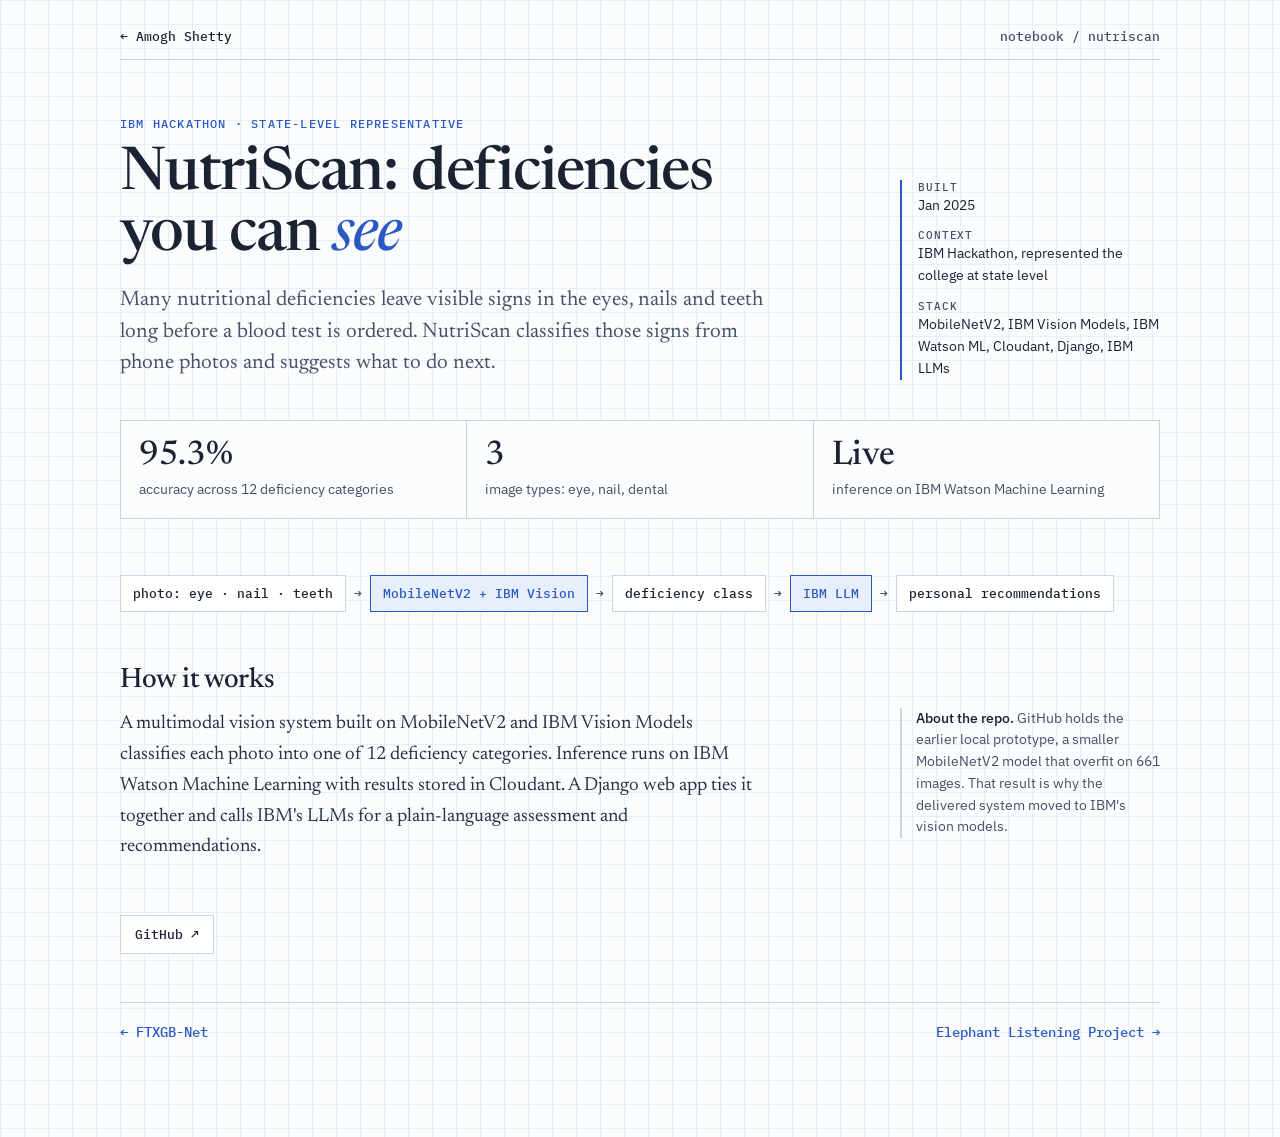
<file: work/nutriscan.html>
<!doctype html>
<html lang="en"><head>
<meta charset="utf-8"><meta name="viewport" content="width=device-width,initial-scale=1,viewport-fit=cover">
<title>NutriScan · Amogh Shetty</title>
<meta name="description" content="AI-driven nutritional deficiency detection from eye, nail and dental images.">
<link rel="icon" href="data:image/svg+xml,%3Csvg xmlns=%27http://www.w3.org/2000/svg%27 viewBox=%270 0 32 32%27%3E%3Crect width=%2732%27 height=%2732%27 rx=%277%27 fill=%27%23111513%27/%3E%3Crect x=%277%27 y=%279%27 width=%2718%27 height=%2716%27 fill=%27none%27 stroke=%27%235ef2d6%27 stroke-width=%272.5%27/%3E%3Crect x=%277%27 y=%275%27 width=%2711%27 height=%275%27 fill=%27%235ef2d6%27/%3E%3C/svg%3E">
<link rel="preconnect" href="https://fonts.googleapis.com">
<link rel="stylesheet" href="https://fonts.googleapis.com/css2?family=IBM+Plex+Mono:wght@400;500&family=IBM+Plex+Sans:wght@400;500&family=Newsreader:ital,opsz,wght@0,6..72,400..600;1,6..72,400&display=swap">
<link rel="stylesheet" href="../shared/story.css">
</head><body><div class="page">
<div class="top"><a id="back" href="../#work">← Amogh Shetty</a><span class="run">notebook / nutriscan</span></div>
<header class="h"><div><div class="k">IBM Hackathon · state-level representative</div><h1>NutriScan: deficiencies you can <i>see</i></h1><p class="dek">Many nutritional deficiencies leave visible signs in the eyes, nails and teeth long before a blood test is ordered. NutriScan classifies those signs from phone photos and suggests what to do next.</p></div><div class="facts"><div><b>Built</b>Jan 2025</div><div><b>Context</b>IBM Hackathon, represented the college at state level</div><div><b>Stack</b>MobileNetV2, IBM Vision Models, IBM Watson ML, Cloudant, Django, IBM LLMs</div></div></header><div class="nums"><div><strong>95.3%</strong><span>accuracy across 12 deficiency categories</span></div><div><strong>3</strong><span>image types: eye, nail, dental</span></div><div><strong>Live</strong><span>inference on IBM Watson Machine Learning</span></div></div><div class="pipe"><span>photo: eye · nail · teeth</span><i>→</i><span class="hi">MobileNetV2 + IBM Vision</span><i>→</i><span>deficiency class</span><i>→</i><span class="hi">IBM LLM</span><i>→</i><span>personal recommendations</span></div><div class="row"><div><h2>How it works</h2><p>A multimodal vision system built on MobileNetV2 and IBM Vision Models classifies each photo into one of 12 deficiency categories. Inference runs on IBM Watson Machine Learning with results stored in Cloudant. A Django web app ties it together and calls IBM's LLMs for a plain-language assessment and recommendations.</p></div><aside class=note><b>About the repo.</b> GitHub holds the earlier local prototype, a smaller MobileNetV2 model that overfit on 661 images. That result is why the delivered system moved to IBM's vision models.</aside></div><div class="row"><div><div class="links"><a href="https://github.com/amoghshetty7436/nutriscan" target="_blank" rel="noopener">GitHub ↗</a></div></div><div></div></div><div class="next"><a href="ftxgb.html">← FTXGB-Net</a><a href="elp.html">Elephant Listening Project →</a></div>
</div>
</body></html>
</file>
<file: shared/site.css>
/* Shared body for both versions. Each version page sets the tokens below on :root. */
:root{
  --bg:#0b0c0f; --bg2:#111317; --fg:#ecebe8; --muted:#9a978f; --line:#24262b;
  --accent:#f7a35c; --accent-ink:#140d07; --hl:rgba(255,255,255,.04);
  --display:system-ui,sans-serif; --body:system-ui,sans-serif; --mono:ui-monospace,monospace;
  color-scheme:dark;
}
*{box-sizing:border-box}
html{scroll-behavior:smooth}
@media (prefers-reduced-motion:reduce){html{scroll-behavior:auto}*{animation:none!important;transition:none!important}}
body{margin:0;background:var(--bg);color:var(--fg);font:16px/1.65 var(--body);-webkit-font-smoothing:antialiased}
a{color:inherit;text-decoration:none}
a:focus-visible,button:focus-visible{outline:2px solid var(--accent);outline-offset:3px;border-radius:4px}
img{max-width:100%;display:block}
.container{max-width:1200px;margin:0 auto;padding-left:max(20px,env(safe-area-inset-left,0px));padding-right:max(20px,env(safe-area-inset-right,0px))}

/* top bar over the hero */
.topbar{position:absolute;top:0;left:0;right:0;z-index:6;padding-top:calc(22px + env(safe-area-inset-top,0px))}
.topbar .container{display:flex;justify-content:space-between;align-items:center;gap:16px;font:500 13px/1 var(--mono)}
.topbar .brand{color:var(--fg)}
.topbar nav{display:flex;gap:24px;color:var(--muted)}
.topbar nav a:hover{color:var(--fg)}
@media (max-width:560px){.topbar nav a.opt{display:none}}

/* hero shell */
.hero{position:relative;overflow:hidden;min-height:clamp(560px,90vh,860px);isolation:isolate}
.hero .scroll-cue{position:absolute;bottom:22px;right:max(20px,env(safe-area-inset-right,0px));z-index:4;font:500 12px var(--mono);color:var(--muted);display:flex;gap:10px;align-items:center}
.hero .scroll-cue::after{content:"";width:1px;height:28px;background:linear-gradient(var(--muted),transparent);animation:cue 2s ease-in-out infinite}
@keyframes cue{0%,100%{transform:translateY(-4px);opacity:.4}50%{transform:translateY(4px);opacity:1}}

/* split body */
.split{display:grid;grid-template-columns:minmax(0,5fr) minmax(0,7fr);gap:72px}
.rail{position:sticky;top:0;align-self:start;height:100vh;display:flex;flex-direction:column;padding-block:88px 56px}
.rail .name{font:700 clamp(34px,3.6vw,46px)/1.02 var(--display);letter-spacing:-.03em;margin:0;text-wrap:balance}
.rail .role{font-size:18px;font-weight:500;margin:12px 0 10px}
.rail .blurb{color:var(--muted);margin:0;max-width:32ch}
.rail nav{margin-top:52px;display:grid;gap:14px;font:600 12px/1 var(--mono);letter-spacing:.14em;text-transform:uppercase}
.rail nav a{display:flex;align-items:center;gap:14px;color:var(--muted);width:max-content}
.rail nav a::before{content:"";height:1px;width:32px;background:currentColor;transition:width .25s}
.rail nav a:hover,.rail nav a.on{color:var(--fg)}
.rail nav a:hover::before,.rail nav a.on::before{width:68px;background:var(--accent)}
.rail .soc{margin-top:auto;display:flex;flex-wrap:wrap;gap:20px;font:500 13px var(--mono);color:var(--muted)}
.rail .soc a:hover{color:var(--accent)}
.main{padding-block:88px 40px;min-width:0}
.main>section{scroll-margin-top:24px;padding-bottom:96px}
.sec-label{font:600 12px/1 var(--mono);letter-spacing:.16em;text-transform:uppercase;color:var(--accent);margin:0 0 28px;display:flex;align-items:center;gap:12px}
.sec-label::after{content:"";flex:1;height:1px;background:var(--line)}
.prose p{margin:0 0 16px;color:var(--muted);max-width:62ch}
.prose b{color:var(--fg);font-weight:500}
@media (max-width:900px){
  .split{grid-template-columns:1fr;gap:0}
  .rail{position:static;height:auto;padding-block:64px 24px}
  .rail nav{display:none}
  .rail .soc{margin-top:22px}
  .main{padding-top:24px}
}

/* experience */
.entries{display:grid;gap:6px}
.entry{display:grid;grid-template-columns:130px minmax(0,1fr);gap:20px;padding:18px;margin-inline:-18px;border-radius:12px;transition:background .2s}
.entry:hover{background:var(--hl)}
a.entry:hover h4{color:var(--accent)}
.entry .when{font:500 12px/1.5 var(--mono);color:var(--muted);text-transform:uppercase;letter-spacing:.05em;padding-top:3px}
.entry h4{margin:0 0 6px;font:600 17px/1.35 var(--body);transition:color .2s;text-wrap:balance}
.entry h4 .org{color:var(--muted);font-weight:500}
.entry p{margin:0;color:var(--muted);font-size:15px}
.entry .more{display:inline-block;margin-top:10px;font:500 12.5px var(--mono);color:var(--accent)}
.tags{display:flex;flex-wrap:wrap;gap:6px;margin-top:12px}
.tags span{font:500 11.5px/1 var(--mono);color:var(--accent);background:color-mix(in srgb,var(--accent) 13%,transparent);border-radius:99px;padding:6px 10px}
@media (max-width:560px){.entry{grid-template-columns:1fr;gap:4px}}

/* work cards */
.cards{display:grid;grid-template-columns:repeat(2,minmax(0,1fr));gap:16px}
.card{border:1px solid var(--line);border-radius:16px;overflow:hidden;background:var(--bg2);display:flex;flex-direction:column;transition:transform .3s cubic-bezier(.2,.8,.2,1),border-color .3s}
.card:hover{border-color:color-mix(in srgb,var(--accent) 70%,transparent);transform:translateY(-3px)}
.card.wide{grid-column:1/-1}
.card .thumb{position:relative;aspect-ratio:16/10;background:#000;overflow:hidden}
.card.wide .thumb{aspect-ratio:21/9}
.card .thumb img,.card .thumb canvas,.card .thumb svg{position:absolute;inset:0;width:100%;height:100%;object-fit:cover;object-position:50% 70%}
.card .body{padding:18px 20px 22px;display:grid;gap:6px}
.card .kicker{font:500 11.5px var(--mono);letter-spacing:.08em;text-transform:uppercase;color:var(--muted)}
.card h4{margin:0;font:600 19px/1.3 var(--display);letter-spacing:-.01em}
.card p{margin:0;font-size:14.5px;color:var(--muted)}
.card .stat{font:600 13px var(--mono);color:var(--accent);margin-top:4px}
@media (max-width:640px){.cards{grid-template-columns:1fr}.card.wide .thumb{aspect-ratio:16/10}}

/* papers */
.pubs{list-style:none;margin:0;padding:0;display:grid;gap:6px}
.pubs li a{display:grid;grid-template-columns:62px minmax(0,1fr);gap:18px;padding:16px 18px;margin-inline:-18px;border-radius:12px;transition:background .2s}
.pubs li a:hover{background:var(--hl)}
.pubs li a:hover .t{color:var(--accent)}
.pubs .yr{font:500 12px var(--mono);color:var(--muted);padding-top:3px}
.pubs .t{font-weight:600;line-height:1.4;transition:color .2s}
.pubs .v{color:var(--muted);font-size:14px;margin-top:4px}
.pubs .v b{color:var(--fg);font-weight:500}

/* education */
.edu{display:grid;gap:14px}
.edu div{display:flex;justify-content:space-between;gap:16px;flex-wrap:wrap;border-bottom:1px solid var(--line);padding-bottom:14px}
.edu b{font-weight:600}
.edu span{color:var(--muted);font-size:14.5px}
.edu .yr{font:500 12px var(--mono);color:var(--muted)}

/* contact */
.contact h3:not(.sec-label){font:700 clamp(36px,5vw,60px)/1 var(--display);letter-spacing:-.03em;margin:0 0 18px;text-wrap:balance}
.contact p{color:var(--muted);max-width:52ch;margin:0 0 26px}
.mailrow{display:flex;flex-wrap:wrap;gap:10px;align-items:center}
.mail{font:500 15px var(--mono);border:1px solid var(--line);border-radius:10px;padding:12px 16px;user-select:all}
.btn{font:600 13px var(--mono);border:0;border-radius:10px;padding:13px 16px;background:var(--accent);color:var(--accent-ink);cursor:pointer}
.btn.ghost{background:transparent;color:var(--fg);border:1px solid var(--line)}
.btn.ghost:hover{border-color:var(--accent)}
.foot{border-top:1px solid var(--line);padding-block:24px 40px;color:var(--muted);font:500 12px var(--mono);display:flex;justify-content:space-between;gap:16px;flex-wrap:wrap}
</file>
<file: shared/story.css>
/* Project story pages: a lab-notebook look shared by both versions.
   Graph-paper ground, serif reading text, margin notes that fold inline on narrow screens. */
:root{
  --paper:#fbfcfe; --grid:#e8edf6; --ink:#1b2231; --ink2:#465064; --rule:#cbd4e3; --blue:#2b59c3; --blue-soft:#e7eefc;
  --serif:"Newsreader",Georgia,serif; --sans:"IBM Plex Sans",system-ui,sans-serif; --mono:"IBM Plex Mono",ui-monospace,monospace;
  color-scheme:light;
}
*{box-sizing:border-box}
body{margin:0;background:var(--paper);color:var(--ink);font:17px/1.6 var(--sans);
  background-image:linear-gradient(var(--grid) 1px,transparent 1px),linear-gradient(90deg,var(--grid) 1px,transparent 1px);background-size:24px 24px}
a{color:var(--blue)}
a:focus-visible,button:focus-visible,input:focus-visible{outline:2px solid var(--blue);outline-offset:3px}
img{max-width:100%;display:block}
.page{max-width:1080px;margin:0 auto;padding-left:max(20px,env(safe-area-inset-left,0px));padding-right:max(20px,env(safe-area-inset-right,0px));padding-block:28px 96px}
.top{display:flex;justify-content:space-between;align-items:center;gap:16px;font:500 13px var(--mono);border-bottom:1px solid var(--rule);padding-bottom:14px}
.top a{color:var(--ink);text-decoration:none}
.top a:hover{color:var(--blue)}
.top .run{color:var(--ink2)}
header.h{display:grid;grid-template-columns:minmax(0,1fr) 260px;gap:48px;padding-block:56px 32px}
header.h .k{font:500 12px var(--mono);letter-spacing:.1em;text-transform:uppercase;color:var(--blue)}
header.h h1{font:500 clamp(36px,5.4vw,60px)/1.02 var(--serif);letter-spacing:-.02em;margin:14px 0 18px;text-wrap:balance}
header.h h1 i{color:var(--blue)}
header.h .dek{font:400 21px/1.5 var(--serif);color:var(--ink2);margin:0;max-width:56ch}
.facts{align-self:end;display:grid;gap:12px;font-size:14px;border-left:2px solid var(--blue);padding-left:16px}
.facts b{display:block;font:500 11px var(--mono);letter-spacing:.08em;text-transform:uppercase;color:var(--ink2)}
.nums{display:grid;grid-template-columns:repeat(auto-fit,minmax(170px,1fr));gap:1px;background:var(--rule);border:1px solid var(--rule);margin-block:8px 56px}
.nums div{background:var(--paper);padding:18px 18px 16px}
.nums strong{display:block;font:500 34px/1.05 var(--serif);letter-spacing:-.01em;font-variant-numeric:tabular-nums}
.nums span{font-size:13.5px;color:var(--ink2)}
.row{display:grid;grid-template-columns:minmax(0,1fr) 260px;gap:48px;margin-bottom:28px}
.row h2{font:500 28px/1.2 var(--serif);margin:12px 0 12px;letter-spacing:-.01em}
.row p{font:400 19px/1.62 var(--serif);color:#273043;margin:0 0 16px;max-width:64ch}
.row ul{font:400 18px/1.6 var(--serif);color:#273043;padding-left:20px;margin:0 0 16px}
.row li{margin-bottom:6px}
.note{font-size:14px;line-height:1.55;color:var(--ink2);border-left:2px solid var(--rule);padding-left:14px;align-self:start;margin-top:56px}
.note b{color:var(--ink);font-weight:500}
figure{margin:8px 0 40px}
figure .frame{border:1px solid var(--rule);background:#fff;padding:10px}
figcaption{font-size:14px;color:var(--ink2);margin-top:10px;max-width:80ch}
figcaption b{font:500 13px var(--mono);color:var(--ink)}
.compare{position:relative;overflow:hidden;background:#000;aspect-ratio:774/680;max-width:520px;--x:55%}
.compare img{position:absolute;inset:0;width:100%;height:100%;object-fit:cover}
.compare .m{clip-path:inset(0 0 0 var(--x))}
.compare .bar{position:absolute;top:0;bottom:0;left:var(--x);width:2px;background:var(--blue);box-shadow:0 0 0 1px #fff}
.compare .lbl{position:absolute;top:10px;font:500 12px var(--mono);background:rgba(255,255,255,.9);color:var(--ink);padding:3px 7px}
.compare input{position:absolute;inset:0;width:100%;height:100%;opacity:0;cursor:ew-resize;margin:0}
.pipe{display:flex;flex-wrap:wrap;gap:8px;align-items:center;font:500 13px var(--mono);margin:6px 0 40px}
.pipe span{background:#fff;border:1px solid var(--rule);padding:9px 12px}
.pipe span.hi{background:var(--blue-soft);border-color:var(--blue);color:var(--blue)}
.pipe i{font-style:normal;color:var(--ink2)}
.spec{position:relative;aspect-ratio:3/1;background:#000;border:1px solid var(--rule)}
.spec canvas{position:absolute;inset:0;width:100%;height:100%}
@media (max-width:640px){.spec{aspect-ratio:16/10}}
.links{display:flex;flex-wrap:wrap;gap:10px;margin-top:8px}
.links a{font:500 13px var(--mono);text-decoration:none;border:1px solid var(--rule);background:#fff;padding:10px 14px;color:var(--ink)}
.links a:hover{border-color:var(--blue);color:var(--blue)}
.next{border-top:1px solid var(--rule);margin-top:48px;padding-top:20px;display:flex;justify-content:space-between;gap:16px;flex-wrap:wrap;font:500 14px var(--mono)}
.next a{text-decoration:none}
@media (max-width:820px){
  header.h,.row{grid-template-columns:1fr;gap:16px}
  .note{margin-top:0}
  header.h{padding-top:40px}
}
</file>
